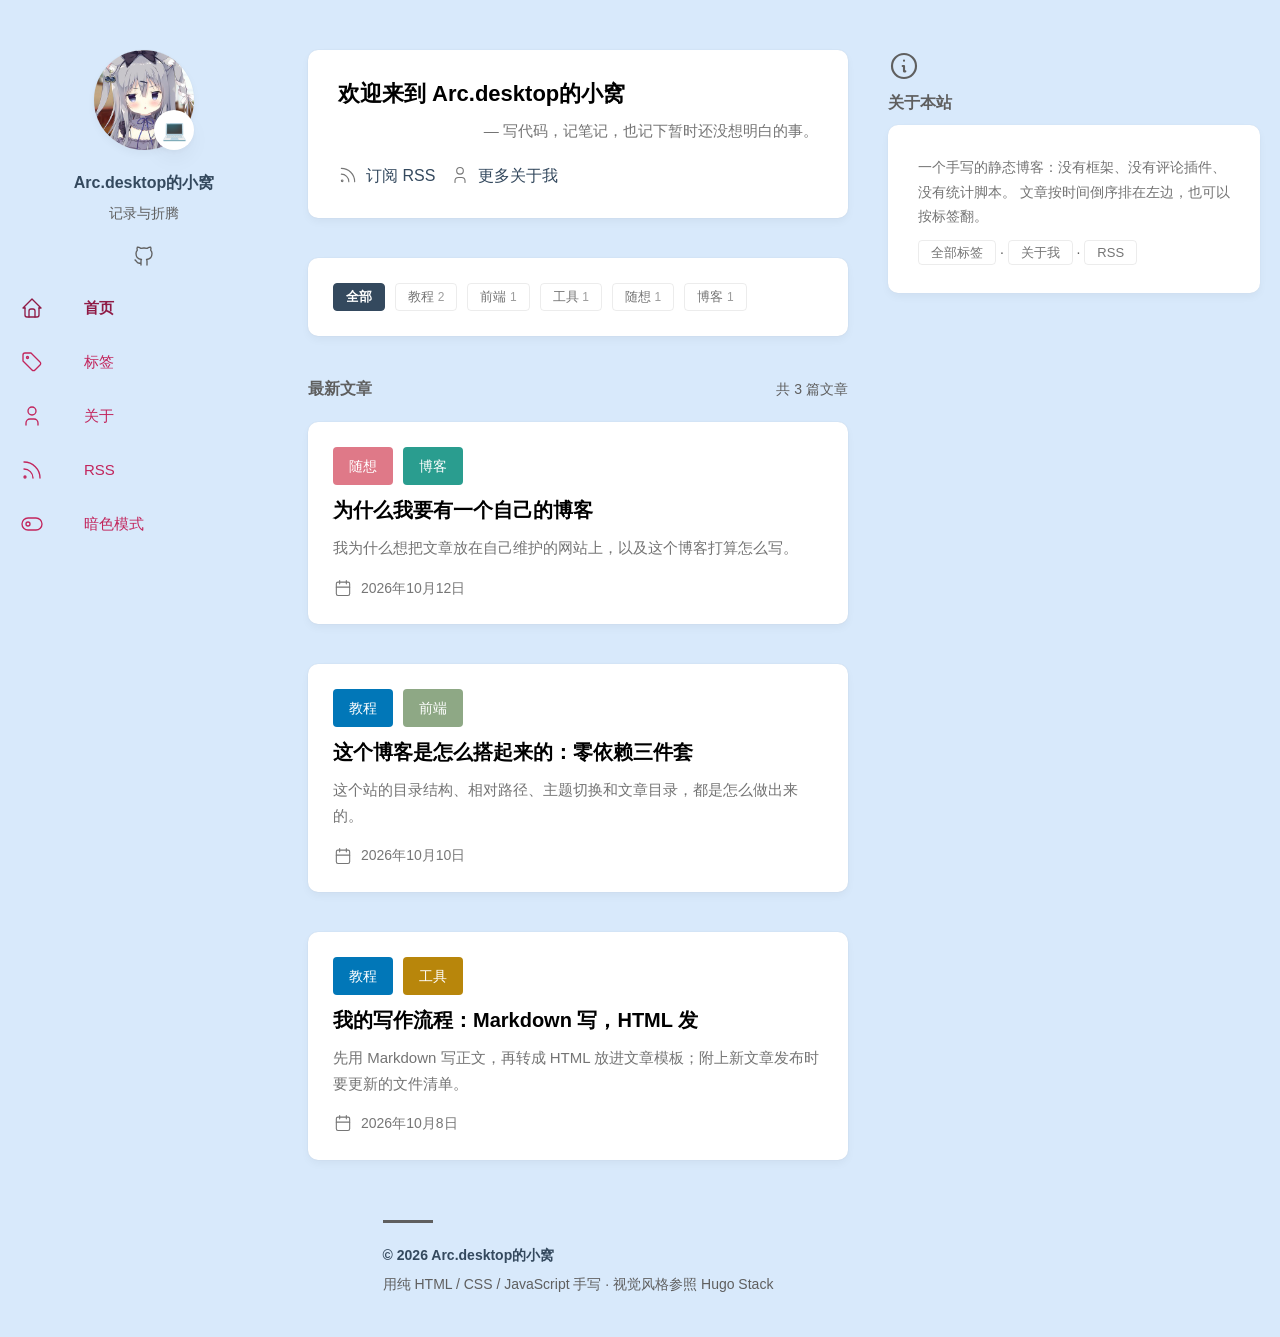
<file: index.html>
<!DOCTYPE html>
<html lang="zh-CN" data-theme="light">
<head>
<meta charset="utf-8">
<meta name="viewport" content="width=device-width, initial-scale=1">
<script>
  (function () {
    try {
      var saved = localStorage.getItem("blog-theme");
      var theme = (saved === "light" || saved === "dark")
        ? saved
        : (window.matchMedia("(prefers-color-scheme: dark)").matches ? "dark" : "light");
      document.documentElement.setAttribute("data-theme", theme);
    } catch (e) {}
  })();
</script>

<title>Arc.desktop的小窝 · 记录与折腾</title>
<meta name="description" content="用 HTML、CSS 和 JavaScript 搭起来的小站，写代码，也记些还没想明白的事。">
<link rel="canonical" href="https://zjz-arc.github.io/personal-blog/">
<meta property="og:type" content="website">
<meta property="og:site_name" content="Arc.desktop的小窝">
<meta property="og:title" content="Arc.desktop的小窝 · 记录与折腾">
<meta property="og:description" content="用 HTML、CSS 和 JavaScript 搭起来的小站，写代码，也记些还没想明白的事。">
<meta property="og:url" content="https://zjz-arc.github.io/personal-blog/">
<meta name="theme-color" content="#d8e9fb" media="(prefers-color-scheme: light)">
<meta name="theme-color" content="#24405e" media="(prefers-color-scheme: dark)">

<link rel="alternate" type="application/rss+xml" title="Arc.desktop的小窝 · RSS" href="feed.xml">
<link rel="icon" type="image/jpeg" href="assets/avatar.jpg">
<link rel="stylesheet" href="assets/style.css">
</head>
<body class="list-page">
<a class="skip-link" href="#main">跳到正文</a>

<div class="container main-container">

  <aside class="sidebar left-sidebar sticky">
    <header>
      <figure class="site-avatar">
        <a href="index.html"><img src="assets/avatar.jpg" class="site-logo" width="320" height="320" alt="站点头像"></a>
        <span class="emoji">💻</span>
      </figure>
      <div class="site-meta">
        <div class="site-name"><a href="index.html">Arc.desktop的小窝</a></div>
        <div class="site-description">记录与折腾</div>
      </div>
    </header>

    <ol class="menu-social">
      <li><a href="https://github.com/ZJZ-Arc" target="_blank" rel="me" title="GitHub"><svg class="icon" viewBox="0 0 24 24" aria-hidden="true"><path d="M9 19c-4.3 1.4-4.3-2.5-6-3m12 5v-3.5c0-1 .1-1.4-.5-2 2.8-.3 5.5-1.4 5.5-6a4.6 4.6 0 0 0-1.3-3.2 4.2 4.2 0 0 0-.1-3.2s-1.1-.3-3.5 1.3a12.3 12.3 0 0 0-6.2 0C6.5 2.8 5.4 3.1 5.4 3.1a4.2 4.2 0 0 0-.1 3.2A4.6 4.6 0 0 0 4 9.5c0 4.6 2.7 5.7 5.5 6-.6.6-.6 1.2-.5 2V21"/></svg></a></li>
    </ol>

    <nav class="menu" id="main-menu" aria-label="主导航">
      <ul>
        <li><a href="index.html" aria-current="page"><svg class="icon" viewBox="0 0 24 24" aria-hidden="true"><path d="M5 12H3l9-9 9 9h-2"/><path d="M5 12v7a2 2 0 0 0 2 2h10a2 2 0 0 0 2-2v-7"/><path d="M9 21v-6a2 2 0 0 1 2-2h2a2 2 0 0 1 2 2v6"/></svg><span>首页</span></a></li>
        <li><a href="tags.html"><svg class="icon" viewBox="0 0 24 24" aria-hidden="true"><path d="M11 3H5a2 2 0 0 0-2 2v6l9 9a2 2 0 0 0 3 0l5-5a2 2 0 0 0 0-3z"/><circle cx="7.5" cy="7.5" r="1"/></svg><span>标签</span></a></li>
        <li><a href="about.html"><svg class="icon" viewBox="0 0 24 24" aria-hidden="true"><circle cx="12" cy="7" r="4"/><path d="M6 21v-2a4 4 0 0 1 4-4h4a4 4 0 0 1 4 4v2"/></svg><span>关于</span></a></li>
        <li><a href="feed.xml"><svg class="icon" viewBox="0 0 24 24" aria-hidden="true"><circle cx="5" cy="19" r="1"/><path d="M4 4a16 16 0 0 1 16 16"/><path d="M4 11a9 9 0 0 1 9 9"/></svg><span>RSS</span></a></li>
      </ul>
      <ul>
        <li class="menu-bottom-section">
          <button type="button" id="dark-mode-toggle" data-theme-toggle aria-label="切换主题">
            <svg class="icon icon-toggle-left" viewBox="0 0 24 24" aria-hidden="true"><circle cx="8" cy="12" r="2"/><rect x="2" y="6" width="20" height="12" rx="6"/></svg>
            <svg class="icon icon-toggle-right" viewBox="0 0 24 24" aria-hidden="true"><circle cx="16" cy="12" r="2"/><rect x="2" y="6" width="20" height="12" rx="6"/></svg>
            <span>暗色模式</span>
          </button>
        </li>
      </ul>
    </nav>
  </aside>

  <main class="main" id="main">

    <!-- ===== 站点简介（换成你自己的话） ===== -->
    <article class="main-article">
      <header class="article-header">
        <div class="article-details">
          <h1 class="article-title">欢迎来到 Arc.desktop的小窝</h1>
          <p class="article-subtitle home-intro-subtitle">
            — 写代码，记笔记，也记下暂时还没想明白的事。
          </p>
          <footer class="article-time">
            <div><svg class="icon" viewBox="0 0 24 24" aria-hidden="true"><circle cx="5" cy="19" r="1"/><path d="M4 4a16 16 0 0 1 16 16"/><path d="M4 11a9 9 0 0 1 9 9"/></svg><a href="feed.xml">订阅 RSS</a></div>
            <div><svg class="icon" viewBox="0 0 24 24" aria-hidden="true"><circle cx="12" cy="7" r="4"/><path d="M6 21v-2a4 4 0 0 1 4-4h4a4 4 0 0 1 4 4v2"/></svg><a href="about.html">更多关于我</a></div>
          </footer>
        </div>
      </header>
      <div class="article-footer"></div>
    </article>

    <!-- ===== 标签筛选 ===== -->
    <div class="tagbar" role="group" aria-label="按标签筛选">
      <button class="tag" type="button" data-tag="" aria-pressed="true">全部</button>
      <button class="tag" type="button" data-tag="教程" aria-pressed="false">教程 <span class="count">2</span></button>
      <button class="tag" type="button" data-tag="前端" aria-pressed="false">前端 <span class="count">1</span></button>
      <button class="tag" type="button" data-tag="工具" aria-pressed="false">工具 <span class="count">1</span></button>
      <button class="tag" type="button" data-tag="随想" aria-pressed="false">随想 <span class="count">1</span></button>
      <button class="tag" type="button" data-tag="博客" aria-pressed="false">博客 <span class="count">1</span></button>
    </div>

    <div>
      <div class="list-header">
        <h2 class="section-title">最新文章</h2>
        <!-- aria-live 让读屏软件念出筛选结果变化 -->
        <span class="hint" data-filter-status aria-live="polite">共 3 篇文章</span>
      </div>
      <p class="hint" style="margin:-10px 0 16px;font-size:1.4rem">
        <a class="link" href="index.html" data-clear-filter hidden>清除筛选</a>
      </p>

      <!-- ===== 文章列表：新增文章就在这里加一个 <li> ===== -->
      <ul class="article-list" data-post-list>

        <li class="post-item" data-tags="随想 博客">
          <a class="post-card" href="posts/hello-world.html">
            <div class="article-details">
              <header class="article-category">
                <span class="chip" style="background-color:#df7988;color:#fff">随想</span>
                <span class="chip" style="background-color:#2a9d8f;color:#fff">博客</span>
              </header>
              <h2 class="article-title">为什么我要有一个自己的博客</h2>
              <p class="article-summary">
                我为什么想把文章放在自己维护的网站上，以及这个博客打算怎么写。
              </p>
              <footer class="article-time">
                <div><svg class="icon" viewBox="0 0 24 24" aria-hidden="true"><rect x="4" y="5" width="16" height="16" rx="2"/><path d="M16 3v4M8 3v4M4 11h16"/></svg><time datetime="2026-10-12">2026年10月12日</time></div>
              </footer>
            </div>
          </a>
        </li>

        <li class="post-item" data-tags="教程 前端">
          <a class="post-card" href="posts/how-this-blog-works.html">
            <div class="article-details">
              <header class="article-category">
                <span class="chip" style="background-color:#0177b8;color:#fff">教程</span>
                <span class="chip" style="background-color:#8ea885;color:#fff">前端</span>
              </header>
              <h2 class="article-title">这个博客是怎么搭起来的：零依赖三件套</h2>
              <p class="article-summary">
                这个站的目录结构、相对路径、主题切换和文章目录，都是怎么做出来的。
              </p>
              <footer class="article-time">
                <div><svg class="icon" viewBox="0 0 24 24" aria-hidden="true"><rect x="4" y="5" width="16" height="16" rx="2"/><path d="M16 3v4M8 3v4M4 11h16"/></svg><time datetime="2026-10-10">2026年10月10日</time></div>
              </footer>
            </div>
          </a>
        </li>

        <li class="post-item" data-tags="教程 工具">
          <a class="post-card" href="posts/writing-workflow.html">
            <div class="article-details">
              <header class="article-category">
                <span class="chip" style="background-color:#0177b8;color:#fff">教程</span>
                <span class="chip" style="background-color:#b8860b;color:#fff">工具</span>
              </header>
              <h2 class="article-title">我的写作流程：Markdown 写，HTML 发</h2>
              <p class="article-summary">
                先用 Markdown 写正文，再转成 HTML 放进文章模板；附上新文章发布时要更新的文件清单。
              </p>
              <footer class="article-time">
                <div><svg class="icon" viewBox="0 0 24 24" aria-hidden="true"><rect x="4" y="5" width="16" height="16" rx="2"/><path d="M16 3v4M8 3v4M4 11h16"/></svg><time datetime="2026-10-08">2026年10月8日</time></div>
              </footer>
            </div>
          </a>
        </li>

      </ul>

      <p class="empty-state" data-empty-state hidden>这个标签下还没有文章。</p>
    </div>

    <footer class="site-footer">
      <section class="copyright">© 2026 Arc.desktop的小窝</section>
      <section class="powerby">
        用纯 HTML / CSS / JavaScript 手写 · 视觉风格参照
        <a href="https://github.com/CaiJimmy/hugo-theme-stack" target="_blank" rel="noopener">Hugo Stack</a>
      </section>
    </footer>
  </main>

  <aside class="sidebar right-sidebar sticky">
    <section class="widget">
      <div class="widget-icon"><svg class="icon" viewBox="0 0 24 24" aria-hidden="true"><circle cx="12" cy="12" r="9"/><path d="M12 8h.01M11 12h1v4h1"/></svg></div>
      <h2 class="widget-title section-title">关于本站</h2>
      <div class="tagCloud-tags" style="display:block">
        <p style="margin:0 0 12px;font-size:1.4rem;line-height:1.75;color:var(--card-text-color-secondary)">
          一个手写的静态博客：没有框架、没有评论插件、没有统计脚本。
          文章按时间倒序排在左边，也可以按标签翻。
        </p>
        <p style="margin:0;font-size:1.4rem">
          <a href="tags.html">全部标签</a> ·
          <a href="about.html">关于我</a> ·
          <a href="feed.xml">RSS</a>
        </p>
      </div>
    </section>
  </aside>

</div>

<script src="assets/main.js"></script>
</body>
</html>
</file>
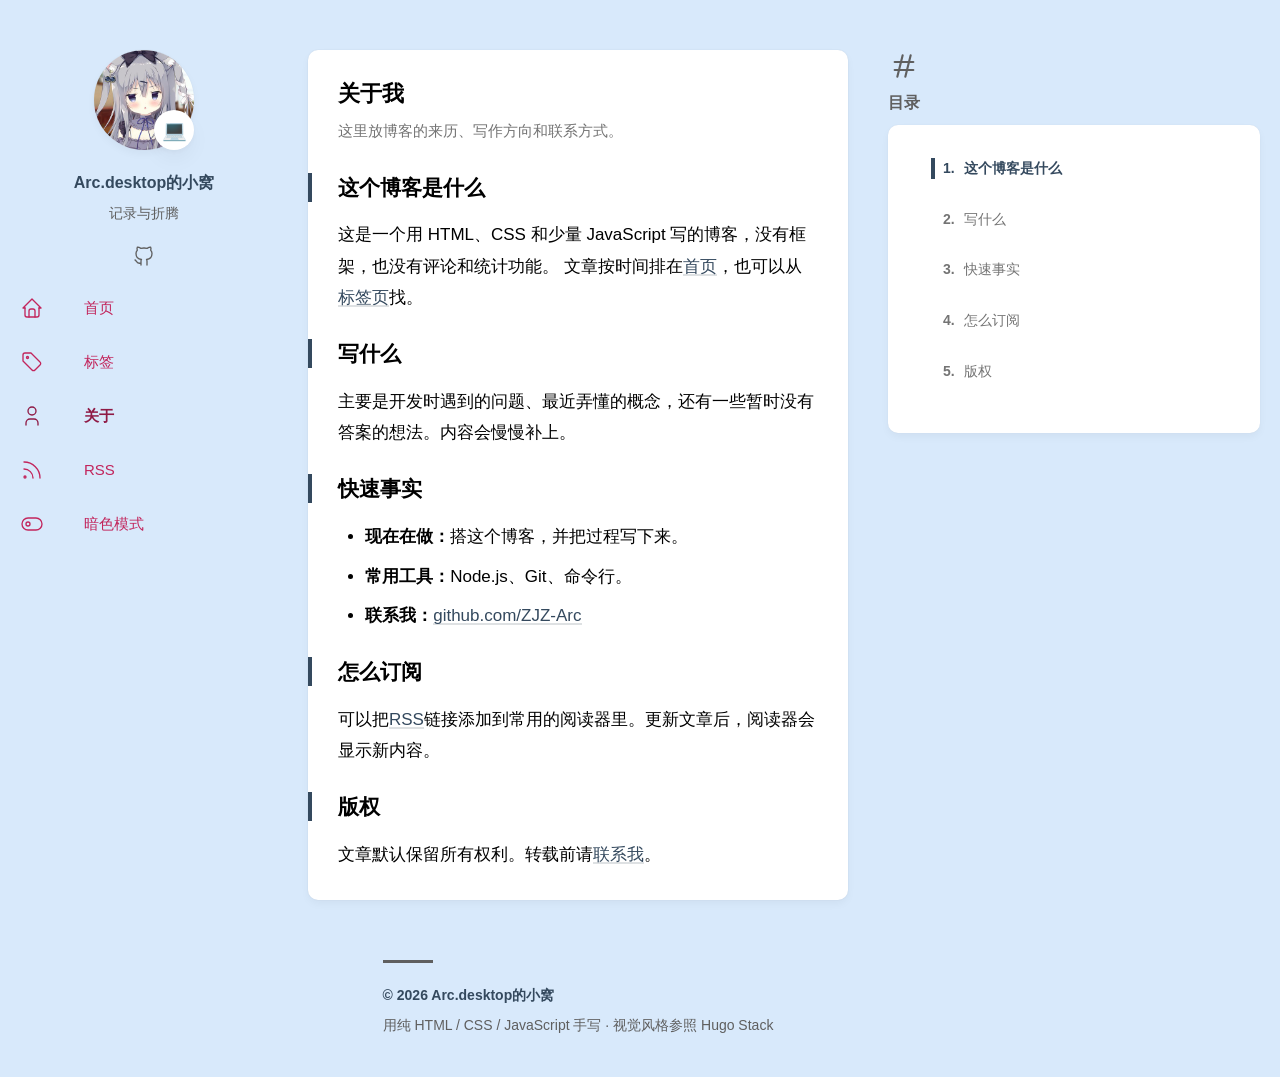
<file: about.html>
<!DOCTYPE html>
<html lang="zh-CN" data-theme="light">
<head>
<meta charset="utf-8">
<meta name="viewport" content="width=device-width, initial-scale=1">
<script>
  (function () {
    try {
      var saved = localStorage.getItem("blog-theme");
      var theme = (saved === "light" || saved === "dark")
        ? saved
        : (window.matchMedia("(prefers-color-scheme: dark)").matches ? "dark" : "light");
      document.documentElement.setAttribute("data-theme", theme);
    } catch (e) {}
  })();
</script>

<title>关于我 · Arc.desktop的小窝</title>
<meta name="description" content="博客的写作方向、订阅方式和联系方式。">
<link rel="canonical" href="https://zjz-arc.github.io/personal-blog/about.html">
<meta property="og:type" content="profile">
<meta property="og:title" content="关于我">
<meta property="og:description" content="博客的写作方向和联系方式。">
<meta property="og:url" content="https://zjz-arc.github.io/personal-blog/about.html">
<meta name="theme-color" content="#d8e9fb" media="(prefers-color-scheme: light)">
<meta name="theme-color" content="#24405e" media="(prefers-color-scheme: dark)">

<link rel="alternate" type="application/rss+xml" title="Arc.desktop的小窝 · RSS" href="feed.xml">
<link rel="icon" type="image/jpeg" href="assets/avatar.jpg">
<link rel="stylesheet" href="assets/style.css">
</head>
<body class="article-page">
<a class="skip-link" href="#main">跳到正文</a>

<div class="container main-container">

  <aside class="sidebar left-sidebar sticky">
    <header>
      <figure class="site-avatar">
        <a href="index.html"><img src="assets/avatar.jpg" class="site-logo" width="320" height="320" alt="站点头像"></a>
        <span class="emoji">💻</span>
      </figure>
      <div class="site-meta">
        <div class="site-name"><a href="index.html">Arc.desktop的小窝</a></div>
        <div class="site-description">记录与折腾</div>
      </div>
    </header>

    <ol class="menu-social">
      <li><a href="https://github.com/ZJZ-Arc" target="_blank" rel="me" title="GitHub"><svg class="icon" viewBox="0 0 24 24" aria-hidden="true"><path d="M9 19c-4.3 1.4-4.3-2.5-6-3m12 5v-3.5c0-1 .1-1.4-.5-2 2.8-.3 5.5-1.4 5.5-6a4.6 4.6 0 0 0-1.3-3.2 4.2 4.2 0 0 0-.1-3.2s-1.1-.3-3.5 1.3a12.3 12.3 0 0 0-6.2 0C6.5 2.8 5.4 3.1 5.4 3.1a4.2 4.2 0 0 0-.1 3.2A4.6 4.6 0 0 0 4 9.5c0 4.6 2.7 5.7 5.5 6-.6.6-.6 1.2-.5 2V21"/></svg></a></li>
    </ol>

    <nav class="menu" id="main-menu" aria-label="主导航">
      <ul>
        <li><a href="index.html"><svg class="icon" viewBox="0 0 24 24" aria-hidden="true"><path d="M5 12H3l9-9 9 9h-2"/><path d="M5 12v7a2 2 0 0 0 2 2h10a2 2 0 0 0 2-2v-7"/><path d="M9 21v-6a2 2 0 0 1 2-2h2a2 2 0 0 1 2 2v6"/></svg><span>首页</span></a></li>
        <li><a href="tags.html"><svg class="icon" viewBox="0 0 24 24" aria-hidden="true"><path d="M11 3H5a2 2 0 0 0-2 2v6l9 9a2 2 0 0 0 3 0l5-5a2 2 0 0 0 0-3z"/><circle cx="7.5" cy="7.5" r="1"/></svg><span>标签</span></a></li>
        <li><a href="about.html" aria-current="page"><svg class="icon" viewBox="0 0 24 24" aria-hidden="true"><circle cx="12" cy="7" r="4"/><path d="M6 21v-2a4 4 0 0 1 4-4h4a4 4 0 0 1 4 4v2"/></svg><span>关于</span></a></li>
        <li><a href="feed.xml"><svg class="icon" viewBox="0 0 24 24" aria-hidden="true"><circle cx="5" cy="19" r="1"/><path d="M4 4a16 16 0 0 1 16 16"/><path d="M4 11a9 9 0 0 1 9 9"/></svg><span>RSS</span></a></li>
      </ul>
      <ul>
        <li class="menu-bottom-section">
          <button type="button" id="dark-mode-toggle" data-theme-toggle aria-label="切换主题">
            <svg class="icon icon-toggle-left" viewBox="0 0 24 24" aria-hidden="true"><circle cx="8" cy="12" r="2"/><rect x="2" y="6" width="20" height="12" rx="6"/></svg>
            <svg class="icon icon-toggle-right" viewBox="0 0 24 24" aria-hidden="true"><circle cx="16" cy="12" r="2"/><rect x="2" y="6" width="20" height="12" rx="6"/></svg>
            <span>暗色模式</span>
          </button>
        </li>
      </ul>
    </nav>
  </aside>

  <main class="main" id="main">
    <article class="main-article">
      <header class="article-header">
        <div class="article-details">
          <h1 class="article-title">关于我</h1>
          <p class="article-subtitle">这里放博客的来历、写作方向和联系方式。</p>
        </div>
      </header>

      <div class="article-content">
        <h2>这个博客是什么</h2>
        <p>
          这是一个用 HTML、CSS 和少量 JavaScript 写的博客，没有框架，也没有评论和统计功能。
          文章按时间排在<a class="link" href="index.html">首页</a>，也可以从<a class="link" href="tags.html">标签页</a>找。
        </p>

        <h2>写什么</h2>
        <p>
          主要是开发时遇到的问题、最近弄懂的概念，还有一些暂时没有答案的想法。内容会慢慢补上。
        </p>

        <h2>快速事实</h2>
        <ul>
          <li><strong>现在在做：</strong>搭这个博客，并把过程写下来。</li>
          <li><strong>常用工具：</strong>Node.js、Git、命令行。</li>
          <li><strong>联系我：</strong><a class="link" href="https://github.com/ZJZ-Arc" target="_blank" rel="noopener">github.com/ZJZ-Arc</a></li>
        </ul>

        <h2>怎么订阅</h2>
        <p>
          可以把<a class="link" href="feed.xml">RSS</a>链接添加到常用的阅读器里。更新文章后，阅读器会显示新内容。
        </p>

        <h2>版权</h2>
        <p>
          文章默认保留所有权利。转载前请<a class="link" href="https://github.com/ZJZ-Arc" target="_blank" rel="noopener">联系我</a>。
        </p>
      </div>
    </article>

    <footer class="site-footer">
      <section class="copyright">© 2026 Arc.desktop的小窝</section>
      <section class="powerby">
        用纯 HTML / CSS / JavaScript 手写 · 视觉风格参照
        <a href="https://github.com/CaiJimmy/hugo-theme-stack" target="_blank" rel="noopener">Hugo Stack</a>
      </section>
    </footer>
  </main>

  <aside class="sidebar right-sidebar sticky">
    <section class="widget archives" data-toc-widget>
      <div class="widget-icon"><svg class="icon" viewBox="0 0 24 24" aria-hidden="true"><line x1="5" y1="9" x2="19" y2="9"/><line x1="5" y1="15" x2="19" y2="15"/><line x1="11" y1="4" x2="7" y2="20"/><line x1="17" y1="4" x2="13" y2="20"/></svg></div>
      <h2 class="widget-title section-title">目录</h2>
      <div class="widget--toc"><nav id="TableOfContents" data-toc aria-label="本页目录"></nav></div>
    </section>
  </aside>

</div>

<script src="assets/main.js"></script>
</body>
</html>
</file>
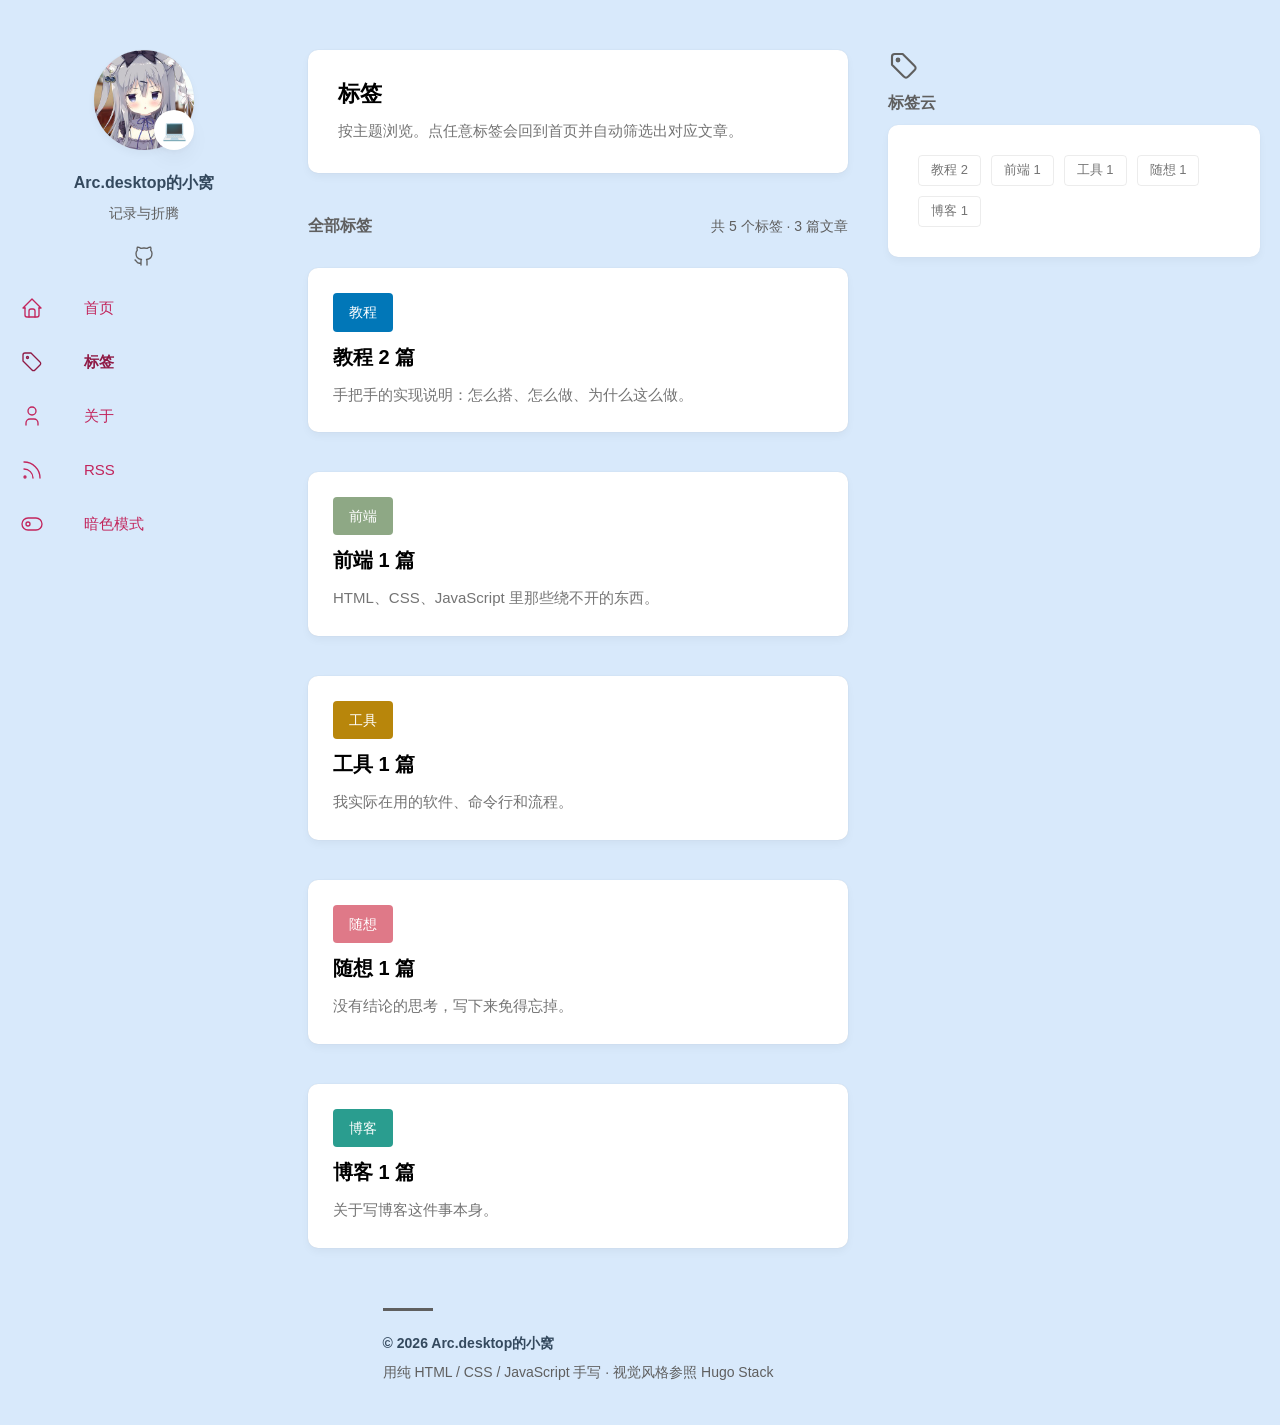
<file: tags.html>
<!DOCTYPE html>
<html lang="zh-CN" data-theme="light">
<head>
<meta charset="utf-8">
<meta name="viewport" content="width=device-width, initial-scale=1">
<script>
  (function () {
    try {
      var saved = localStorage.getItem("blog-theme");
      var theme = (saved === "light" || saved === "dark")
        ? saved
        : (window.matchMedia("(prefers-color-scheme: dark)").matches ? "dark" : "light");
      document.documentElement.setAttribute("data-theme", theme);
    } catch (e) {}
  })();
</script>

<title>标签 · Arc.desktop的小窝</title>
<meta name="description" content="按标签浏览全部文章：教程、前端、工具、随想、博客。">
<link rel="canonical" href="https://zjz-arc.github.io/personal-blog/tags.html">
<meta property="og:type" content="website">
<meta property="og:title" content="标签 · Arc.desktop的小窝">
<meta property="og:description" content="按标签浏览全部文章。">
<meta property="og:url" content="https://zjz-arc.github.io/personal-blog/tags.html">
<meta name="theme-color" content="#d8e9fb" media="(prefers-color-scheme: light)">
<meta name="theme-color" content="#24405e" media="(prefers-color-scheme: dark)">

<link rel="alternate" type="application/rss+xml" title="Arc.desktop的小窝 · RSS" href="feed.xml">
<link rel="icon" type="image/jpeg" href="assets/avatar.jpg">
<link rel="stylesheet" href="assets/style.css">
</head>
<body class="list-page">
<a class="skip-link" href="#main">跳到正文</a>

<div class="container main-container">

  <aside class="sidebar left-sidebar sticky">
    <header>
      <figure class="site-avatar">
        <a href="index.html"><img src="assets/avatar.jpg" class="site-logo" width="320" height="320" alt="站点头像"></a>
        <span class="emoji">💻</span>
      </figure>
      <div class="site-meta">
        <div class="site-name"><a href="index.html">Arc.desktop的小窝</a></div>
        <div class="site-description">记录与折腾</div>
      </div>
    </header>

    <ol class="menu-social">
      <li><a href="https://github.com/ZJZ-Arc" target="_blank" rel="me" title="GitHub"><svg class="icon" viewBox="0 0 24 24" aria-hidden="true"><path d="M9 19c-4.3 1.4-4.3-2.5-6-3m12 5v-3.5c0-1 .1-1.4-.5-2 2.8-.3 5.5-1.4 5.5-6a4.6 4.6 0 0 0-1.3-3.2 4.2 4.2 0 0 0-.1-3.2s-1.1-.3-3.5 1.3a12.3 12.3 0 0 0-6.2 0C6.5 2.8 5.4 3.1 5.4 3.1a4.2 4.2 0 0 0-.1 3.2A4.6 4.6 0 0 0 4 9.5c0 4.6 2.7 5.7 5.5 6-.6.6-.6 1.2-.5 2V21"/></svg></a></li>
    </ol>

    <nav class="menu" id="main-menu" aria-label="主导航">
      <ul>
        <li><a href="index.html"><svg class="icon" viewBox="0 0 24 24" aria-hidden="true"><path d="M5 12H3l9-9 9 9h-2"/><path d="M5 12v7a2 2 0 0 0 2 2h10a2 2 0 0 0 2-2v-7"/><path d="M9 21v-6a2 2 0 0 1 2-2h2a2 2 0 0 1 2 2v6"/></svg><span>首页</span></a></li>
        <li><a href="tags.html" aria-current="page"><svg class="icon" viewBox="0 0 24 24" aria-hidden="true"><path d="M11 3H5a2 2 0 0 0-2 2v6l9 9a2 2 0 0 0 3 0l5-5a2 2 0 0 0 0-3z"/><circle cx="7.5" cy="7.5" r="1"/></svg><span>标签</span></a></li>
        <li><a href="about.html"><svg class="icon" viewBox="0 0 24 24" aria-hidden="true"><circle cx="12" cy="7" r="4"/><path d="M6 21v-2a4 4 0 0 1 4-4h4a4 4 0 0 1 4 4v2"/></svg><span>关于</span></a></li>
        <li><a href="feed.xml"><svg class="icon" viewBox="0 0 24 24" aria-hidden="true"><circle cx="5" cy="19" r="1"/><path d="M4 4a16 16 0 0 1 16 16"/><path d="M4 11a9 9 0 0 1 9 9"/></svg><span>RSS</span></a></li>
      </ul>
      <ul>
        <li class="menu-bottom-section">
          <button type="button" id="dark-mode-toggle" data-theme-toggle aria-label="切换主题">
            <svg class="icon icon-toggle-left" viewBox="0 0 24 24" aria-hidden="true"><circle cx="8" cy="12" r="2"/><rect x="2" y="6" width="20" height="12" rx="6"/></svg>
            <svg class="icon icon-toggle-right" viewBox="0 0 24 24" aria-hidden="true"><circle cx="16" cy="12" r="2"/><rect x="2" y="6" width="20" height="12" rx="6"/></svg>
            <span>暗色模式</span>
          </button>
        </li>
      </ul>
    </nav>
  </aside>

  <main class="main" id="main">

    <article class="main-article">
      <header class="article-header">
        <div class="article-details">
          <h1 class="article-title">标签</h1>
          <p class="article-subtitle">按主题浏览。点任意标签会回到首页并自动筛选出对应文章。</p>
        </div>
      </header>
      <div class="article-footer"></div>
    </article>

    <!-- 新增标签时在下面加一个卡片，并更新数量 -->
    <div>
      <div class="list-header">
        <h2 class="section-title">全部标签</h2>
        <span class="hint">共 5 个标签 · 3 篇文章</span>
      </div>

      <div class="article-list">
        <article>
          <a class="post-card" href="index.html?tag=教程" style="padding:0">
            <div class="article-details">
              <header class="article-category"><span class="chip" style="background-color:#0177b8;color:#fff">教程</span></header>
              <h2 class="article-title">教程 <span class="count">2 篇</span></h2>
              <p class="article-summary">手把手的实现说明：怎么搭、怎么做、为什么这么做。</p>
            </div>
          </a>
        </article>

        <article>
          <a class="post-card" href="index.html?tag=前端" style="padding:0">
            <div class="article-details">
              <header class="article-category"><span class="chip" style="background-color:#8ea885;color:#fff">前端</span></header>
              <h2 class="article-title">前端 <span class="count">1 篇</span></h2>
              <p class="article-summary">HTML、CSS、JavaScript 里那些绕不开的东西。</p>
            </div>
          </a>
        </article>

        <article>
          <a class="post-card" href="index.html?tag=工具" style="padding:0">
            <div class="article-details">
              <header class="article-category"><span class="chip" style="background-color:#b8860b;color:#fff">工具</span></header>
              <h2 class="article-title">工具 <span class="count">1 篇</span></h2>
              <p class="article-summary">我实际在用的软件、命令行和流程。</p>
            </div>
          </a>
        </article>

        <article>
          <a class="post-card" href="index.html?tag=随想" style="padding:0">
            <div class="article-details">
              <header class="article-category"><span class="chip" style="background-color:#df7988;color:#fff">随想</span></header>
              <h2 class="article-title">随想 <span class="count">1 篇</span></h2>
              <p class="article-summary">没有结论的思考，写下来免得忘掉。</p>
            </div>
          </a>
        </article>

        <article>
          <a class="post-card" href="index.html?tag=博客" style="padding:0">
            <div class="article-details">
              <header class="article-category"><span class="chip" style="background-color:#2a9d8f;color:#fff">博客</span></header>
              <h2 class="article-title">博客 <span class="count">1 篇</span></h2>
              <p class="article-summary">关于写博客这件事本身。</p>
            </div>
          </a>
        </article>
      </div>
    </div>

    <footer class="site-footer">
      <section class="copyright">© 2026 Arc.desktop的小窝</section>
      <section class="powerby">
        用纯 HTML / CSS / JavaScript 手写 · 视觉风格参照
        <a href="https://github.com/CaiJimmy/hugo-theme-stack" target="_blank" rel="noopener">Hugo Stack</a>
      </section>
    </footer>
  </main>

  <aside class="sidebar right-sidebar sticky">
    <section class="widget">
      <div class="widget-icon"><svg class="icon" viewBox="0 0 24 24" aria-hidden="true"><path d="M11 3H5a2 2 0 0 0-2 2v6l9 9a2 2 0 0 0 3 0l5-5a2 2 0 0 0 0-3z"/><circle cx="7.5" cy="7.5" r="1"/></svg></div>
      <h2 class="widget-title section-title">标签云</h2>
      <div class="tagCloud-tags">
        <a href="index.html?tag=教程">教程 <span class="count">2</span></a>
        <a href="index.html?tag=前端">前端 <span class="count">1</span></a>
        <a href="index.html?tag=工具">工具 <span class="count">1</span></a>
        <a href="index.html?tag=随想">随想 <span class="count">1</span></a>
        <a href="index.html?tag=博客">博客 <span class="count">1</span></a>
      </div>
    </section>
  </aside>

</div>

<script src="assets/main.js"></script>
</body>
</html>
</file>
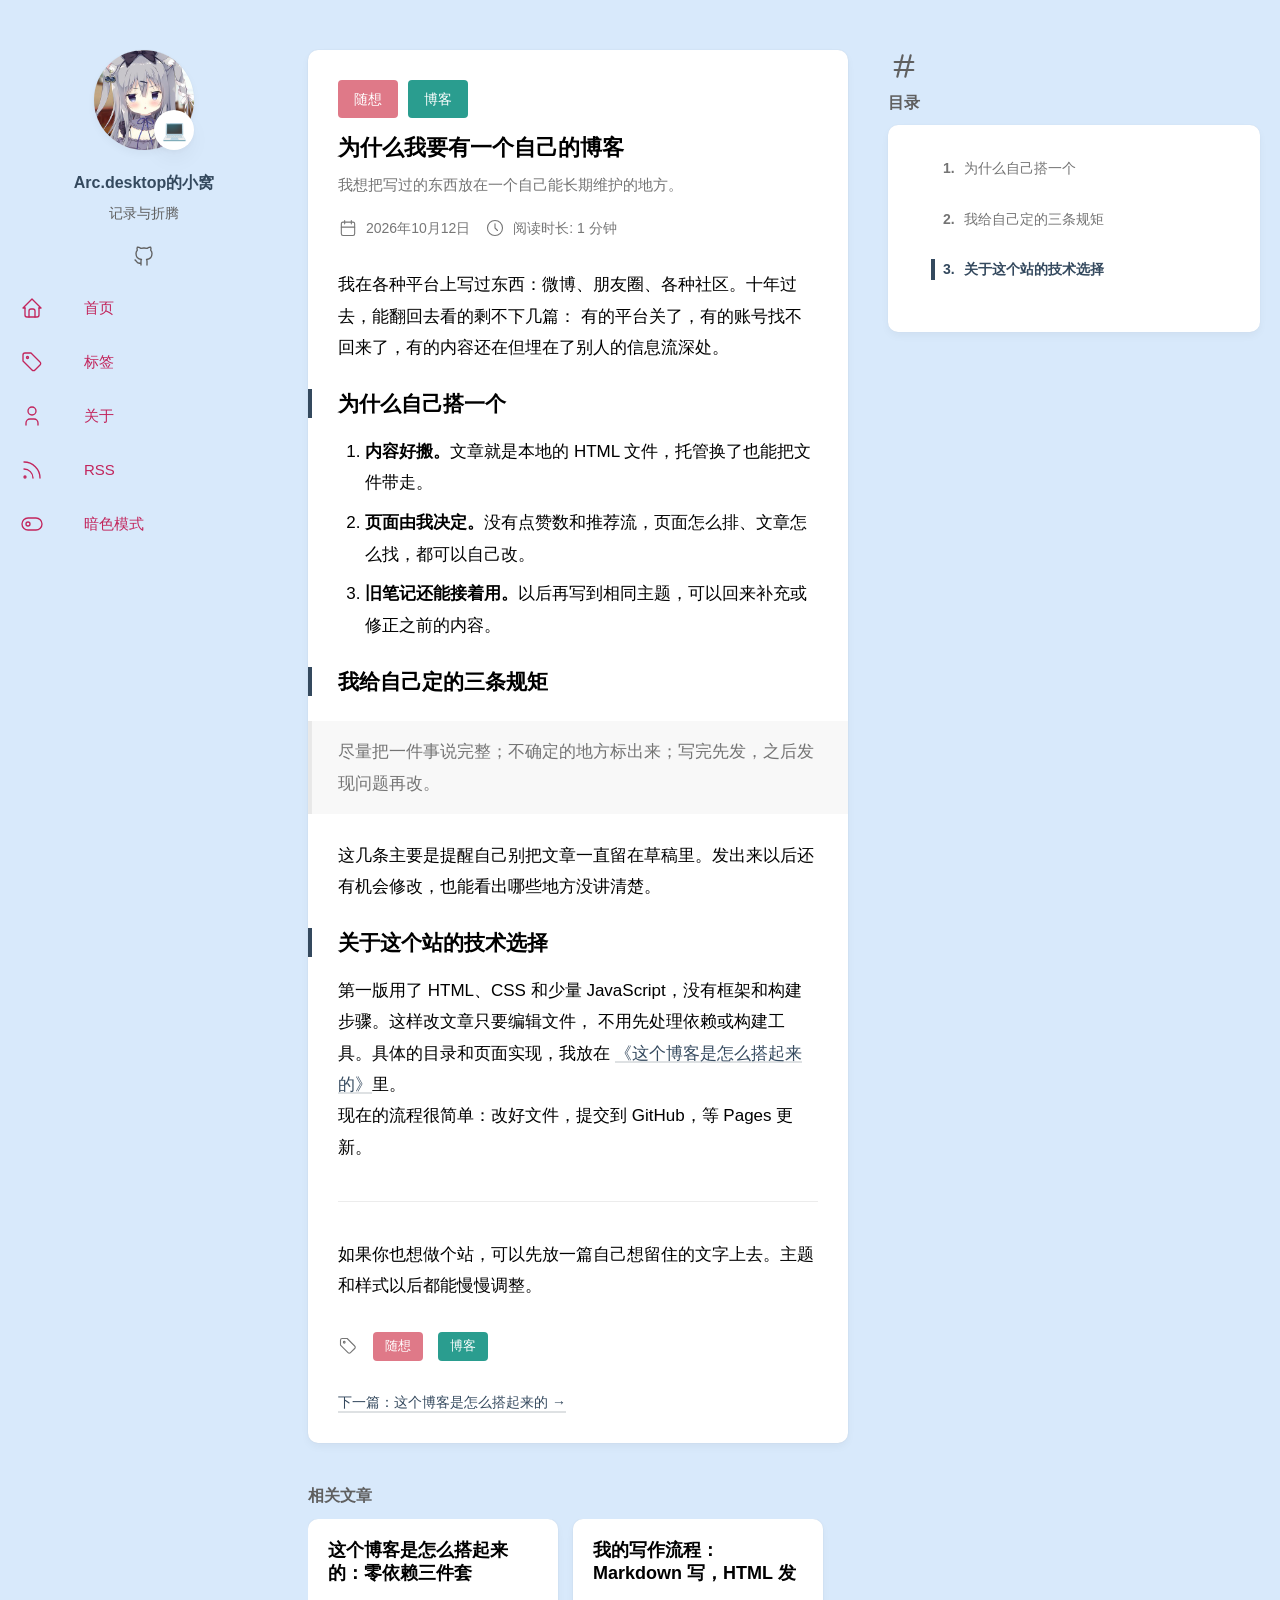
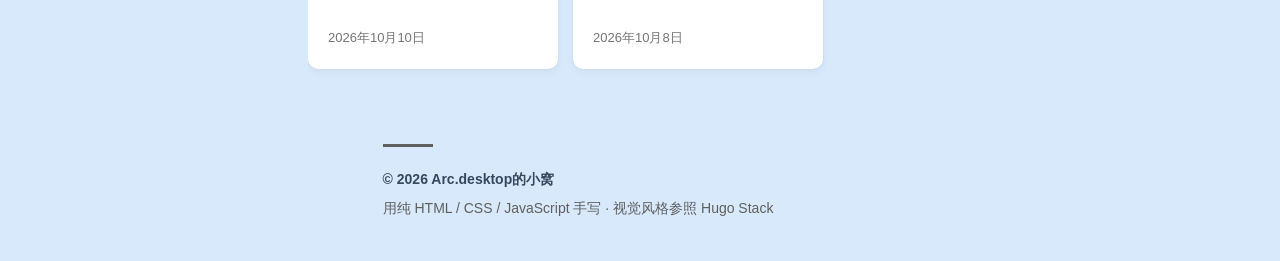
<file: posts/hello-world.html>
<!DOCTYPE html>
<html lang="zh-CN" data-theme="light">
<head>
<meta charset="utf-8">
<meta name="viewport" content="width=device-width, initial-scale=1">
<script>
  (function () {
    try {
      var saved = localStorage.getItem("blog-theme");
      var theme = (saved === "light" || saved === "dark")
        ? saved
        : (window.matchMedia("(prefers-color-scheme: dark)").matches ? "dark" : "light");
      document.documentElement.setAttribute("data-theme", theme);
    } catch (e) {}
  })();
</script>

<title>为什么我要有一个自己的博客 · Arc.desktop的小窝</title>
<meta name="description" content="聊聊为什么想把文章放在自己维护的网站上，以及这个博客的技术选择。">
<link rel="canonical" href="https://zjz-arc.github.io/personal-blog/posts/hello-world.html">
<meta property="og:type" content="article">
<meta property="og:title" content="为什么我要有一个自己的博客">
<meta property="og:description" content="聊聊为什么想把文章放在自己维护的网站上。">
<meta property="og:url" content="https://zjz-arc.github.io/personal-blog/posts/hello-world.html">
<meta property="article:published_time" content="2026-10-12">
<meta name="theme-color" content="#d8e9fb" media="(prefers-color-scheme: light)">
<meta name="theme-color" content="#24405e" media="(prefers-color-scheme: dark)">

<link rel="alternate" type="application/rss+xml" title="Arc.desktop的小窝 · RSS" href="../feed.xml">
<link rel="icon" type="image/jpeg" href="../assets/avatar.jpg">
<link rel="stylesheet" href="../assets/style.css">
</head>
<body class="article-page">
<a class="skip-link" href="#main">跳到正文</a>

<div class="container main-container">

  <aside class="sidebar left-sidebar sticky">
    <header>
      <figure class="site-avatar">
        <a href="../index.html"><img src="../assets/avatar.jpg" class="site-logo" width="320" height="320" alt="站点头像"></a>
        <span class="emoji">💻</span>
      </figure>
      <div class="site-meta">
        <div class="site-name"><a href="../index.html">Arc.desktop的小窝</a></div>
        <div class="site-description">记录与折腾</div>
      </div>
    </header>

    <ol class="menu-social">
      <li><a href="https://github.com/ZJZ-Arc" target="_blank" rel="me" title="GitHub"><svg class="icon" viewBox="0 0 24 24" aria-hidden="true"><path d="M9 19c-4.3 1.4-4.3-2.5-6-3m12 5v-3.5c0-1 .1-1.4-.5-2 2.8-.3 5.5-1.4 5.5-6a4.6 4.6 0 0 0-1.3-3.2 4.2 4.2 0 0 0-.1-3.2s-1.1-.3-3.5 1.3a12.3 12.3 0 0 0-6.2 0C6.5 2.8 5.4 3.1 5.4 3.1a4.2 4.2 0 0 0-.1 3.2A4.6 4.6 0 0 0 4 9.5c0 4.6 2.7 5.7 5.5 6-.6.6-.6 1.2-.5 2V21"/></svg></a></li>
    </ol>

    <nav class="menu" id="main-menu" aria-label="主导航">
      <ul>
        <li><a href="../index.html"><svg class="icon" viewBox="0 0 24 24" aria-hidden="true"><path d="M5 12H3l9-9 9 9h-2"/><path d="M5 12v7a2 2 0 0 0 2 2h10a2 2 0 0 0 2-2v-7"/><path d="M9 21v-6a2 2 0 0 1 2-2h2a2 2 0 0 1 2 2v6"/></svg><span>首页</span></a></li>
        <li><a href="../tags.html"><svg class="icon" viewBox="0 0 24 24" aria-hidden="true"><path d="M11 3H5a2 2 0 0 0-2 2v6l9 9a2 2 0 0 0 3 0l5-5a2 2 0 0 0 0-3z"/><circle cx="7.5" cy="7.5" r="1"/></svg><span>标签</span></a></li>
        <li><a href="../about.html"><svg class="icon" viewBox="0 0 24 24" aria-hidden="true"><circle cx="12" cy="7" r="4"/><path d="M6 21v-2a4 4 0 0 1 4-4h4a4 4 0 0 1 4 4v2"/></svg><span>关于</span></a></li>
        <li><a href="../feed.xml"><svg class="icon" viewBox="0 0 24 24" aria-hidden="true"><circle cx="5" cy="19" r="1"/><path d="M4 4a16 16 0 0 1 16 16"/><path d="M4 11a9 9 0 0 1 9 9"/></svg><span>RSS</span></a></li>
      </ul>
      <ul>
        <li class="menu-bottom-section">
          <button type="button" id="dark-mode-toggle" data-theme-toggle aria-label="切换主题">
            <svg class="icon icon-toggle-left" viewBox="0 0 24 24" aria-hidden="true"><circle cx="8" cy="12" r="2"/><rect x="2" y="6" width="20" height="12" rx="6"/></svg>
            <svg class="icon icon-toggle-right" viewBox="0 0 24 24" aria-hidden="true"><circle cx="16" cy="12" r="2"/><rect x="2" y="6" width="20" height="12" rx="6"/></svg>
            <span>暗色模式</span>
          </button>
        </li>
      </ul>
    </nav>
  </aside>

  <main class="main" id="main">
    <article class="main-article">
      <header class="article-header">
        <div class="article-details">
          <header class="article-category">
            <a class="chip" href="../index.html?tag=随想" style="background-color:#df7988;color:#fff">随想</a>
            <a class="chip" href="../index.html?tag=博客" style="background-color:#2a9d8f;color:#fff">博客</a>
          </header>
          <h1 class="article-title">为什么我要有一个自己的博客</h1>
          <p class="article-subtitle">我想把写过的东西放在一个自己能长期维护的地方。</p>
          <footer class="article-time">
            <div><svg class="icon" viewBox="0 0 24 24" aria-hidden="true"><rect x="4" y="5" width="16" height="16" rx="2"/><path d="M16 3v4M8 3v4M4 11h16"/></svg><time datetime="2026-10-12">2026年10月12日</time></div>
            <div><svg class="icon" viewBox="0 0 24 24" aria-hidden="true"><circle cx="12" cy="12" r="9"/><polyline points="12 7 12 12 15 15"/></svg><span>阅读时长: <span data-reading-time>—</span> 分钟</span></div>
          </footer>
        </div>
      </header>

      <div class="article-content">
        <p>
          我在各种平台上写过东西：微博、朋友圈、各种社区。十年过去，能翻回去看的剩不下几篇：
          有的平台关了，有的账号找不回来了，有的内容还在但埋在了别人的信息流深处。
        </p>

        <h2>为什么自己搭一个</h2>
        <ol>
          <li><strong>内容好搬。</strong>文章就是本地的 HTML 文件，托管换了也能把文件带走。</li>
          <li><strong>页面由我决定。</strong>没有点赞数和推荐流，页面怎么排、文章怎么找，都可以自己改。</li>
          <li><strong>旧笔记还能接着用。</strong>以后再写到相同主题，可以回来补充或修正之前的内容。</li>
        </ol>

        <h2>我给自己定的三条规矩</h2>
        <blockquote>
          尽量把一件事说完整；不确定的地方标出来；写完先发，之后发现问题再改。
        </blockquote>
        <p>
          这几条主要是提醒自己别把文章一直留在草稿里。发出来以后还有机会修改，也能看出哪些地方没讲清楚。
        </p>

        <h2>关于这个站的技术选择</h2>
        <p>
          第一版用了 HTML、CSS 和少量 JavaScript，没有框架和构建步骤。这样改文章只要编辑文件，
          不用先处理依赖或构建工具。具体的目录和页面实现，我放在
          <a class="link" href="how-this-blog-works.html">《这个博客是怎么搭起来的》</a>里。
        </p>
        <p>
          现在的流程很简单：改好文件，提交到 GitHub，等 Pages 更新。
        </p>

        <hr>
        <p>
          如果你也想做个站，可以先放一篇自己想留住的文字上去。主题和样式以后都能慢慢调整。
        </p>
      </div>

      <footer class="article-footer">
        <section class="article-tags">
          <svg class="icon" viewBox="0 0 24 24" aria-hidden="true"><path d="M11 3H5a2 2 0 0 0-2 2v6l9 9a2 2 0 0 0 3 0l5-5a2 2 0 0 0 0-3z"/><circle cx="7.5" cy="7.5" r="1"/></svg>
          <a class="chip" href="../index.html?tag=随想" style="background-color:#df7988;color:#fff">随想</a>
          <a class="chip" href="../index.html?tag=博客" style="background-color:#2a9d8f;color:#fff">博客</a>
        </section>
        <section class="article-nav">
          <a class="link" href="how-this-blog-works.html">下一篇：这个博客是怎么搭起来的 →</a>
        </section>
      </footer>
    </article>

    <aside class="related-content--wrapper">
      <h2 class="section-title">相关文章</h2>
      <div class="related-content">
        <div class="article-list--tile">
          <article class="has-image">
            <a href="how-this-blog-works.html">
              <h2 class="article-title">这个博客是怎么搭起来的：零依赖三件套</h2>
              <time datetime="2026-10-10">2026年10月10日</time>
            </a>
          </article>
          <article class="has-image">
            <a href="writing-workflow.html">
              <h2 class="article-title">我的写作流程：Markdown 写，HTML 发</h2>
              <time datetime="2026-10-08">2026年10月8日</time>
            </a>
          </article>
        </div>
      </div>
    </aside>

    <footer class="site-footer">
      <section class="copyright">© 2026 Arc.desktop的小窝</section>
      <section class="powerby">
        用纯 HTML / CSS / JavaScript 手写 · 视觉风格参照
        <a href="https://github.com/CaiJimmy/hugo-theme-stack" target="_blank" rel="noopener">Hugo Stack</a>
      </section>
    </footer>
  </main>

  <aside class="sidebar right-sidebar sticky">
    <section class="widget archives" data-toc-widget>
      <div class="widget-icon"><svg class="icon" viewBox="0 0 24 24" aria-hidden="true"><line x1="5" y1="9" x2="19" y2="9"/><line x1="5" y1="15" x2="19" y2="15"/><line x1="11" y1="4" x2="7" y2="20"/><line x1="17" y1="4" x2="13" y2="20"/></svg></div>
      <h2 class="widget-title section-title">目录</h2>
      <div class="widget--toc"><nav id="TableOfContents" data-toc aria-label="文章目录"></nav></div>
    </section>
  </aside>

</div>

<script src="../assets/main.js"></script>
</body>
</html>
</file>
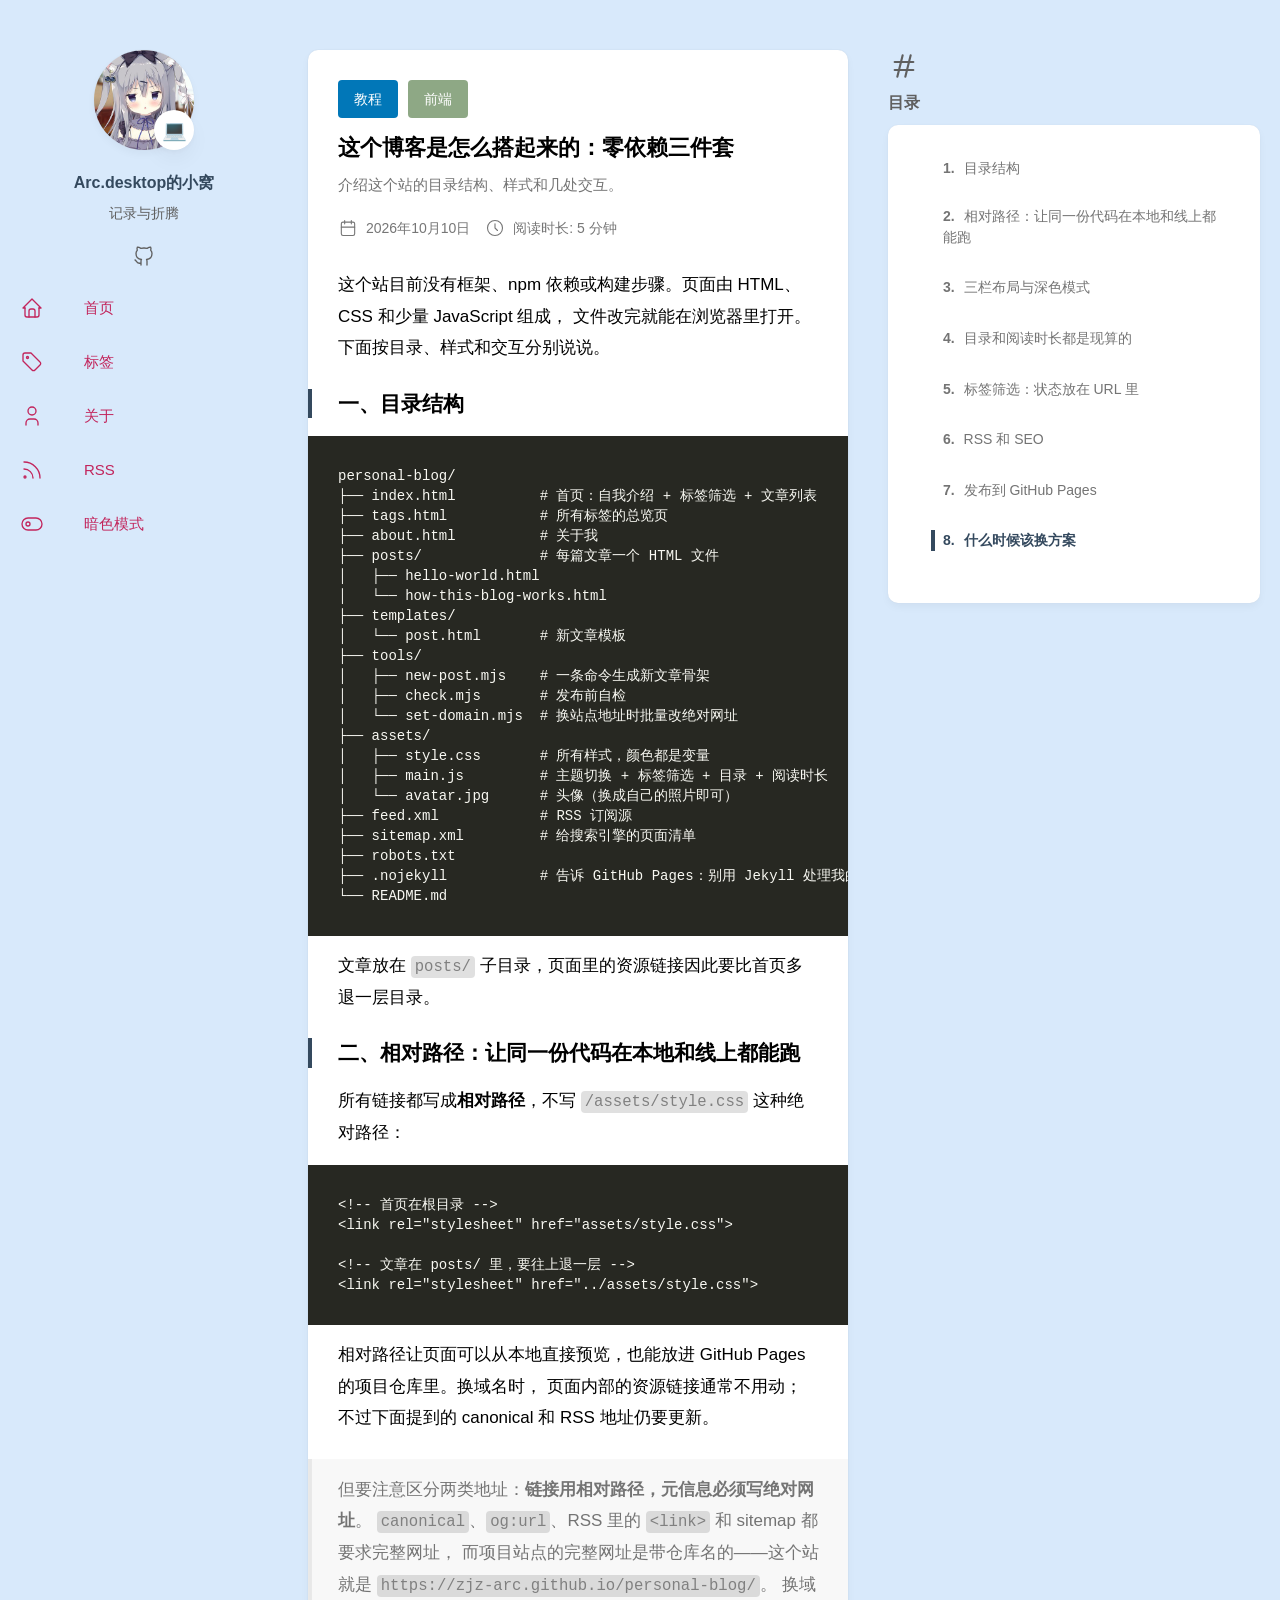
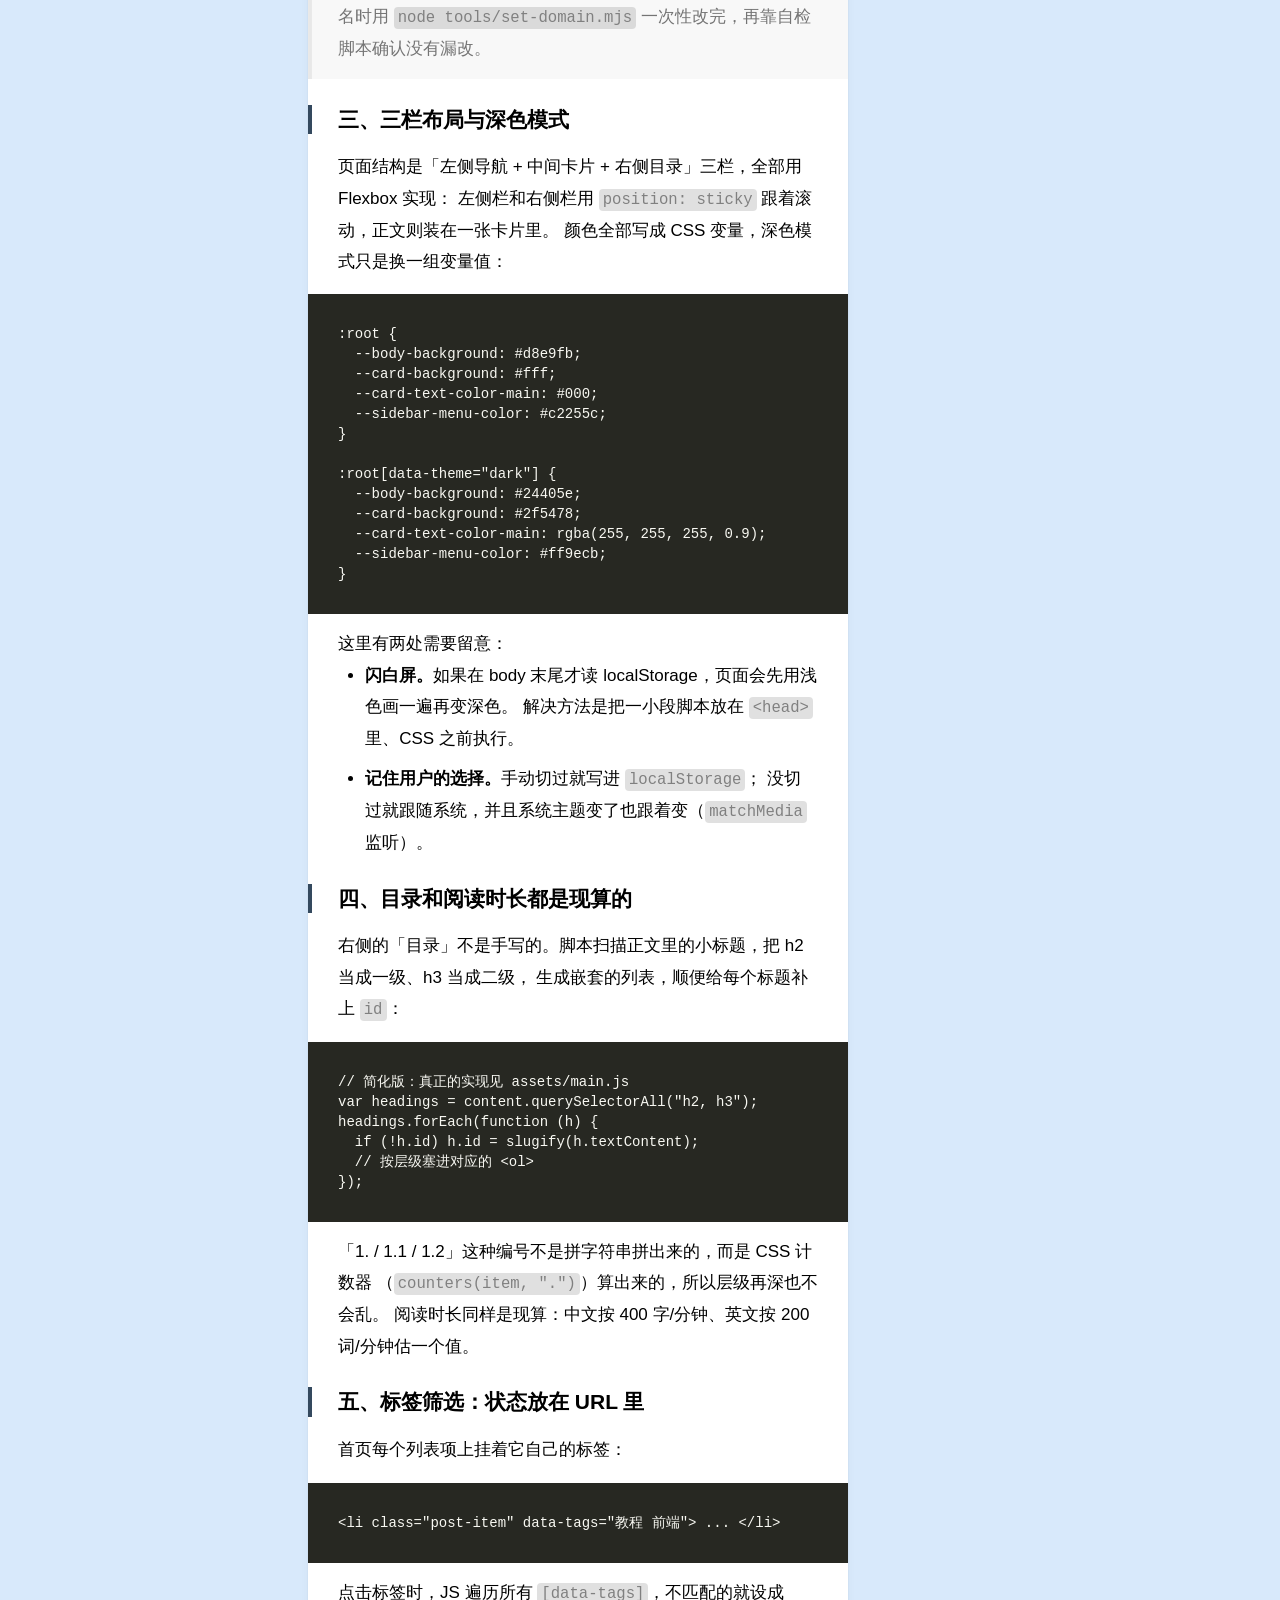
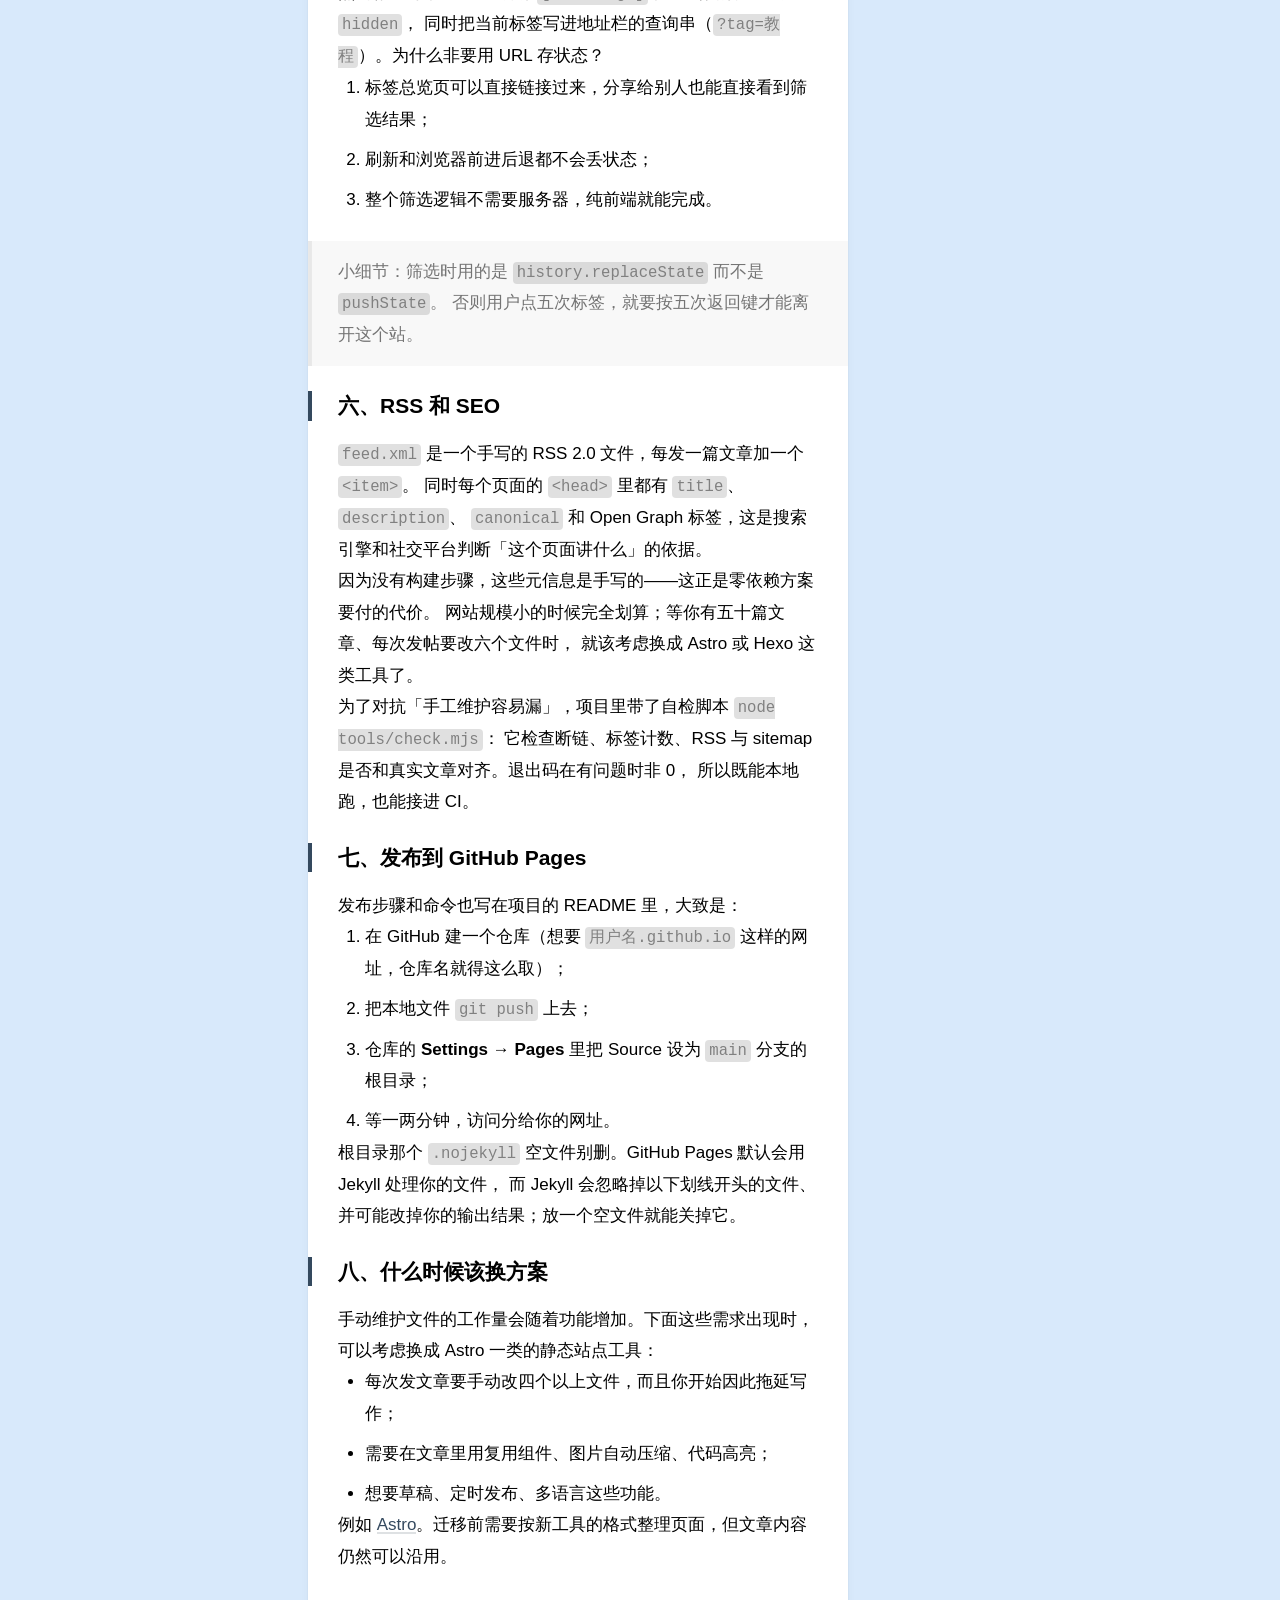
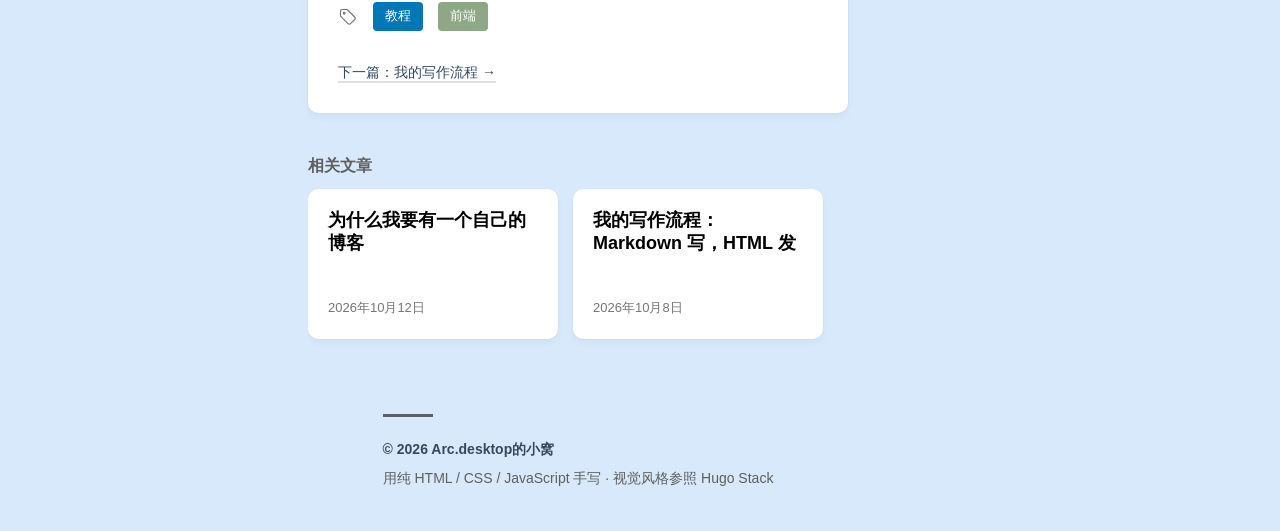
<file: posts/how-this-blog-works.html>
<!DOCTYPE html>
<html lang="zh-CN" data-theme="light">
<head>
<meta charset="utf-8">
<meta name="viewport" content="width=device-width, initial-scale=1">
<script>
  (function () {
    try {
      var saved = localStorage.getItem("blog-theme");
      var theme = (saved === "light" || saved === "dark")
        ? saved
        : (window.matchMedia("(prefers-color-scheme: dark)").matches ? "dark" : "light");
      document.documentElement.setAttribute("data-theme", theme);
    } catch (e) {}
  })();
</script>

<title>这个博客是怎么搭起来的：零依赖三件套 · Arc.desktop的小窝</title>
<meta name="description" content="介绍这个博客的目录结构、相对路径、深色模式、标签筛选、目录和 RSS。">
<link rel="canonical" href="https://zjz-arc.github.io/personal-blog/posts/how-this-blog-works.html">
<meta property="og:type" content="article">
<meta property="og:title" content="这个博客是怎么搭起来的：零依赖三件套">
<meta property="og:description" content="这个博客的目录结构和几处交互实现。">
<meta property="og:url" content="https://zjz-arc.github.io/personal-blog/posts/how-this-blog-works.html">
<meta property="article:published_time" content="2026-10-10">
<meta name="theme-color" content="#d8e9fb" media="(prefers-color-scheme: light)">
<meta name="theme-color" content="#24405e" media="(prefers-color-scheme: dark)">

<link rel="alternate" type="application/rss+xml" title="Arc.desktop的小窝 · RSS" href="../feed.xml">
<link rel="icon" type="image/jpeg" href="../assets/avatar.jpg">
<link rel="stylesheet" href="../assets/style.css">
</head>
<body class="article-page">
<a class="skip-link" href="#main">跳到正文</a>

<div class="container main-container">

  <aside class="sidebar left-sidebar sticky">
    <header>
      <figure class="site-avatar">
        <a href="../index.html"><img src="../assets/avatar.jpg" class="site-logo" width="320" height="320" alt="站点头像"></a>
        <span class="emoji">💻</span>
      </figure>
      <div class="site-meta">
        <div class="site-name"><a href="../index.html">Arc.desktop的小窝</a></div>
        <div class="site-description">记录与折腾</div>
      </div>
    </header>

    <ol class="menu-social">
      <li><a href="https://github.com/ZJZ-Arc" target="_blank" rel="me" title="GitHub"><svg class="icon" viewBox="0 0 24 24" aria-hidden="true"><path d="M9 19c-4.3 1.4-4.3-2.5-6-3m12 5v-3.5c0-1 .1-1.4-.5-2 2.8-.3 5.5-1.4 5.5-6a4.6 4.6 0 0 0-1.3-3.2 4.2 4.2 0 0 0-.1-3.2s-1.1-.3-3.5 1.3a12.3 12.3 0 0 0-6.2 0C6.5 2.8 5.4 3.1 5.4 3.1a4.2 4.2 0 0 0-.1 3.2A4.6 4.6 0 0 0 4 9.5c0 4.6 2.7 5.7 5.5 6-.6.6-.6 1.2-.5 2V21"/></svg></a></li>
    </ol>

    <nav class="menu" id="main-menu" aria-label="主导航">
      <ul>
        <li><a href="../index.html"><svg class="icon" viewBox="0 0 24 24" aria-hidden="true"><path d="M5 12H3l9-9 9 9h-2"/><path d="M5 12v7a2 2 0 0 0 2 2h10a2 2 0 0 0 2-2v-7"/><path d="M9 21v-6a2 2 0 0 1 2-2h2a2 2 0 0 1 2 2v6"/></svg><span>首页</span></a></li>
        <li><a href="../tags.html"><svg class="icon" viewBox="0 0 24 24" aria-hidden="true"><path d="M11 3H5a2 2 0 0 0-2 2v6l9 9a2 2 0 0 0 3 0l5-5a2 2 0 0 0 0-3z"/><circle cx="7.5" cy="7.5" r="1"/></svg><span>标签</span></a></li>
        <li><a href="../about.html"><svg class="icon" viewBox="0 0 24 24" aria-hidden="true"><circle cx="12" cy="7" r="4"/><path d="M6 21v-2a4 4 0 0 1 4-4h4a4 4 0 0 1 4 4v2"/></svg><span>关于</span></a></li>
        <li><a href="../feed.xml"><svg class="icon" viewBox="0 0 24 24" aria-hidden="true"><circle cx="5" cy="19" r="1"/><path d="M4 4a16 16 0 0 1 16 16"/><path d="M4 11a9 9 0 0 1 9 9"/></svg><span>RSS</span></a></li>
      </ul>
      <ul>
        <li class="menu-bottom-section">
          <button type="button" id="dark-mode-toggle" data-theme-toggle aria-label="切换主题">
            <svg class="icon icon-toggle-left" viewBox="0 0 24 24" aria-hidden="true"><circle cx="8" cy="12" r="2"/><rect x="2" y="6" width="20" height="12" rx="6"/></svg>
            <svg class="icon icon-toggle-right" viewBox="0 0 24 24" aria-hidden="true"><circle cx="16" cy="12" r="2"/><rect x="2" y="6" width="20" height="12" rx="6"/></svg>
            <span>暗色模式</span>
          </button>
        </li>
      </ul>
    </nav>
  </aside>

  <main class="main" id="main">
    <article class="main-article">
      <header class="article-header">
        <div class="article-details">
          <header class="article-category">
            <a class="chip" href="../index.html?tag=教程" style="background-color:#0177b8;color:#fff">教程</a>
            <a class="chip" href="../index.html?tag=前端" style="background-color:#8ea885;color:#fff">前端</a>
          </header>
          <h1 class="article-title">这个博客是怎么搭起来的：零依赖三件套</h1>
          <p class="article-subtitle">介绍这个站的目录结构、样式和几处交互。</p>
          <footer class="article-time">
            <div><svg class="icon" viewBox="0 0 24 24" aria-hidden="true"><rect x="4" y="5" width="16" height="16" rx="2"/><path d="M16 3v4M8 3v4M4 11h16"/></svg><time datetime="2026-10-10">2026年10月10日</time></div>
            <div><svg class="icon" viewBox="0 0 24 24" aria-hidden="true"><circle cx="12" cy="12" r="9"/><polyline points="12 7 12 12 15 15"/></svg><span>阅读时长: <span data-reading-time>—</span> 分钟</span></div>
          </footer>
        </div>
      </header>

      <div class="article-content">
        <p>
          这个站目前没有框架、npm 依赖或构建步骤。页面由 HTML、CSS 和少量 JavaScript 组成，
          文件改完就能在浏览器里打开。下面按目录、样式和交互分别说说。
        </p>

        <h2>一、目录结构</h2>
        <pre><code>personal-blog/
├── index.html          # 首页：自我介绍 + 标签筛选 + 文章列表
├── tags.html           # 所有标签的总览页
├── about.html          # 关于我
├── posts/              # 每篇文章一个 HTML 文件
│   ├── hello-world.html
│   └── how-this-blog-works.html
├── templates/
│   └── post.html       # 新文章模板
├── tools/
│   ├── new-post.mjs    # 一条命令生成新文章骨架
│   ├── check.mjs       # 发布前自检
│   └── set-domain.mjs  # 换站点地址时批量改绝对网址
├── assets/
│   ├── style.css       # 所有样式，颜色都是变量
│   ├── main.js         # 主题切换 + 标签筛选 + 目录 + 阅读时长
│   └── avatar.jpg      # 头像（换成自己的照片即可）
├── feed.xml            # RSS 订阅源
├── sitemap.xml         # 给搜索引擎的页面清单
├── robots.txt
├── .nojekyll           # 告诉 GitHub Pages：别用 Jekyll 处理我的文件
└── README.md</code></pre>
        <p>
          文章放在 <code>posts/</code> 子目录，页面里的资源链接因此要比首页多退一层目录。
        </p>

        <h2>二、相对路径：让同一份代码在本地和线上都能跑</h2>
        <p>
          所有链接都写成<strong>相对路径</strong>，不写 <code>/assets/style.css</code> 这种绝对路径：
        </p>
        <pre><code>&lt;!-- 首页在根目录 --&gt;
&lt;link rel="stylesheet" href="assets/style.css"&gt;

&lt;!-- 文章在 posts/ 里，要往上退一层 --&gt;
&lt;link rel="stylesheet" href="../assets/style.css"&gt;</code></pre>
        <p>
          相对路径让页面可以从本地直接预览，也能放进 GitHub Pages 的项目仓库里。换域名时，
          页面内部的资源链接通常不用动；不过下面提到的 canonical 和 RSS 地址仍要更新。
        </p>
        <blockquote>
          但要注意区分两类地址：<strong>链接用相对路径，元信息必须写绝对网址</strong>。
          <code>canonical</code>、<code>og:url</code>、RSS 里的 <code>&lt;link&gt;</code> 和 sitemap 都要求完整网址，
          而项目站点的完整网址是带仓库名的——这个站就是 <code>https://zjz-arc.github.io/personal-blog/</code>。
          换域名时用 <code>node tools/set-domain.mjs</code> 一次性改完，再靠自检脚本确认没有漏改。
        </blockquote>

        <h2>三、三栏布局与深色模式</h2>
        <p>
          页面结构是「左侧导航 + 中间卡片 + 右侧目录」三栏，全部用 Flexbox 实现：
          左侧栏和右侧栏用 <code>position: sticky</code> 跟着滚动，正文则装在一张卡片里。
          颜色全部写成 CSS 变量，深色模式只是换一组变量值：
        </p>
        <pre><code>:root {
  --body-background: #d8e9fb;
  --card-background: #fff;
  --card-text-color-main: #000;
  --sidebar-menu-color: #c2255c;
}

:root[data-theme="dark"] {
  --body-background: #24405e;
  --card-background: #2f5478;
  --card-text-color-main: rgba(255, 255, 255, 0.9);
  --sidebar-menu-color: #ff9ecb;
}</code></pre>
        <p>这里有两处需要留意：</p>
        <ul>
          <li>
            <strong>闪白屏。</strong>如果在 body 末尾才读 localStorage，页面会先用浅色画一遍再变深色。
            解决方法是把一小段脚本放在 <code>&lt;head&gt;</code> 里、CSS 之前执行。
          </li>
          <li>
            <strong>记住用户的选择。</strong>手动切过就写进 <code>localStorage</code>；
            没切过就跟随系统，并且系统主题变了也跟着变（<code>matchMedia</code> 监听）。
          </li>
        </ul>

        <h2>四、目录和阅读时长都是现算的</h2>
        <p>
          右侧的「目录」不是手写的。脚本扫描正文里的小标题，把 h2 当成一级、h3 当成二级，
          生成嵌套的列表，顺便给每个标题补上 <code>id</code>：
        </p>
        <pre><code>// 简化版：真正的实现见 assets/main.js
var headings = content.querySelectorAll("h2, h3");
headings.forEach(function (h) {
  if (!h.id) h.id = slugify(h.textContent);
  // 按层级塞进对应的 &lt;ol&gt;
});</code></pre>
        <p>
          「1. / 1.1 / 1.2」这种编号不是拼字符串拼出来的，而是 CSS 计数器
          （<code>counters(item, ".")</code>）算出来的，所以层级再深也不会乱。
          阅读时长同样是现算：中文按 400 字/分钟、英文按 200 词/分钟估一个值。
        </p>

        <h2>五、标签筛选：状态放在 URL 里</h2>
        <p>首页每个列表项上挂着它自己的标签：</p>
        <pre><code>&lt;li class="post-item" data-tags="教程 前端"&gt; ... &lt;/li&gt;</code></pre>
        <p>
          点击标签时，JS 遍历所有 <code>[data-tags]</code>，不匹配的就设成 <code>hidden</code>，
          同时把当前标签写进地址栏的查询串（<code>?tag=教程</code>）。为什么非要用 URL 存状态？
        </p>
        <ol>
          <li>标签总览页可以直接链接过来，分享给别人也能直接看到筛选结果；</li>
          <li>刷新和浏览器前进后退都不会丢状态；</li>
          <li>整个筛选逻辑不需要服务器，纯前端就能完成。</li>
        </ol>
        <blockquote>
          小细节：筛选时用的是 <code>history.replaceState</code> 而不是 <code>pushState</code>。
          否则用户点五次标签，就要按五次返回键才能离开这个站。
        </blockquote>

        <h2>六、RSS 和 SEO</h2>
        <p>
          <code>feed.xml</code> 是一个手写的 RSS 2.0 文件，每发一篇文章加一个 <code>&lt;item&gt;</code>。
          同时每个页面的 <code>&lt;head&gt;</code> 里都有 <code>title</code>、<code>description</code>、
          <code>canonical</code> 和 Open Graph 标签，这是搜索引擎和社交平台判断「这个页面讲什么」的依据。
        </p>
        <p>
          因为没有构建步骤，这些元信息是手写的——这正是零依赖方案要付的代价。
          网站规模小的时候完全划算；等你有五十篇文章、每次发帖要改六个文件时，
          就该考虑换成 Astro 或 Hexo 这类工具了。
        </p>
        <p>
          为了对抗「手工维护容易漏」，项目里带了自检脚本 <code>node tools/check.mjs</code>：
          它检查断链、标签计数、RSS 与 sitemap 是否和真实文章对齐。退出码在有问题时非 0，
          所以既能本地跑，也能接进 CI。
        </p>

        <h2>七、发布到 GitHub Pages</h2>
        <p>发布步骤和命令也写在项目的 README 里，大致是：</p>
        <ol>
          <li>在 GitHub 建一个仓库（想要 <code>用户名.github.io</code> 这样的网址，仓库名就得这么取）；</li>
          <li>把本地文件 <code>git push</code> 上去；</li>
          <li>仓库的 <strong>Settings → Pages</strong> 里把 Source 设为 <code>main</code> 分支的根目录；</li>
          <li>等一两分钟，访问分给你的网址。</li>
        </ol>
        <p>
          根目录那个 <code>.nojekyll</code> 空文件别删。GitHub Pages 默认会用 Jekyll 处理你的文件，
          而 Jekyll 会忽略掉以下划线开头的文件、并可能改掉你的输出结果；放一个空文件就能关掉它。
        </p>

        <h2>八、什么时候该换方案</h2>
        <p>
          手动维护文件的工作量会随着功能增加。下面这些需求出现时，可以考虑换成 Astro 一类的静态站点工具：
        </p>
        <ul>
          <li>每次发文章要手动改四个以上文件，而且你开始因此拖延写作；</li>
          <li>需要在文章里用复用组件、图片自动压缩、代码高亮；</li>
          <li>想要草稿、定时发布、多语言这些功能。</li>
        </ul>
        <p>例如 <a class="link" href="https://astro.build/" target="_blank" rel="noopener">Astro</a>。迁移前需要按新工具的格式整理页面，但文章内容仍然可以沿用。</p>
      </div>

      <footer class="article-footer">
        <section class="article-tags">
          <svg class="icon" viewBox="0 0 24 24" aria-hidden="true"><path d="M11 3H5a2 2 0 0 0-2 2v6l9 9a2 2 0 0 0 3 0l5-5a2 2 0 0 0 0-3z"/><circle cx="7.5" cy="7.5" r="1"/></svg>
          <a class="chip" href="../index.html?tag=教程" style="background-color:#0177b8;color:#fff">教程</a>
          <a class="chip" href="../index.html?tag=前端" style="background-color:#8ea885;color:#fff">前端</a>
        </section>
        <section class="article-nav">
          <a class="link" href="writing-workflow.html">下一篇：我的写作流程 →</a>
        </section>
      </footer>
    </article>

    <aside class="related-content--wrapper">
      <h2 class="section-title">相关文章</h2>
      <div class="related-content">
        <div class="article-list--tile">
          <article class="has-image">
            <a href="hello-world.html">
              <h2 class="article-title">为什么我要有一个自己的博客</h2>
              <time datetime="2026-10-12">2026年10月12日</time>
            </a>
          </article>
          <article class="has-image">
            <a href="writing-workflow.html">
              <h2 class="article-title">我的写作流程：Markdown 写，HTML 发</h2>
              <time datetime="2026-10-08">2026年10月8日</time>
            </a>
          </article>
        </div>
      </div>
    </aside>

    <footer class="site-footer">
      <section class="copyright">© 2026 Arc.desktop的小窝</section>
      <section class="powerby">
        用纯 HTML / CSS / JavaScript 手写 · 视觉风格参照
        <a href="https://github.com/CaiJimmy/hugo-theme-stack" target="_blank" rel="noopener">Hugo Stack</a>
      </section>
    </footer>
  </main>

  <aside class="sidebar right-sidebar sticky">
    <section class="widget archives" data-toc-widget>
      <div class="widget-icon"><svg class="icon" viewBox="0 0 24 24" aria-hidden="true"><line x1="5" y1="9" x2="19" y2="9"/><line x1="5" y1="15" x2="19" y2="15"/><line x1="11" y1="4" x2="7" y2="20"/><line x1="17" y1="4" x2="13" y2="20"/></svg></div>
      <h2 class="widget-title section-title">目录</h2>
      <div class="widget--toc"><nav id="TableOfContents" data-toc aria-label="文章目录"></nav></div>
    </section>
  </aside>

</div>

<script src="../assets/main.js"></script>
</body>
</html>
</file>
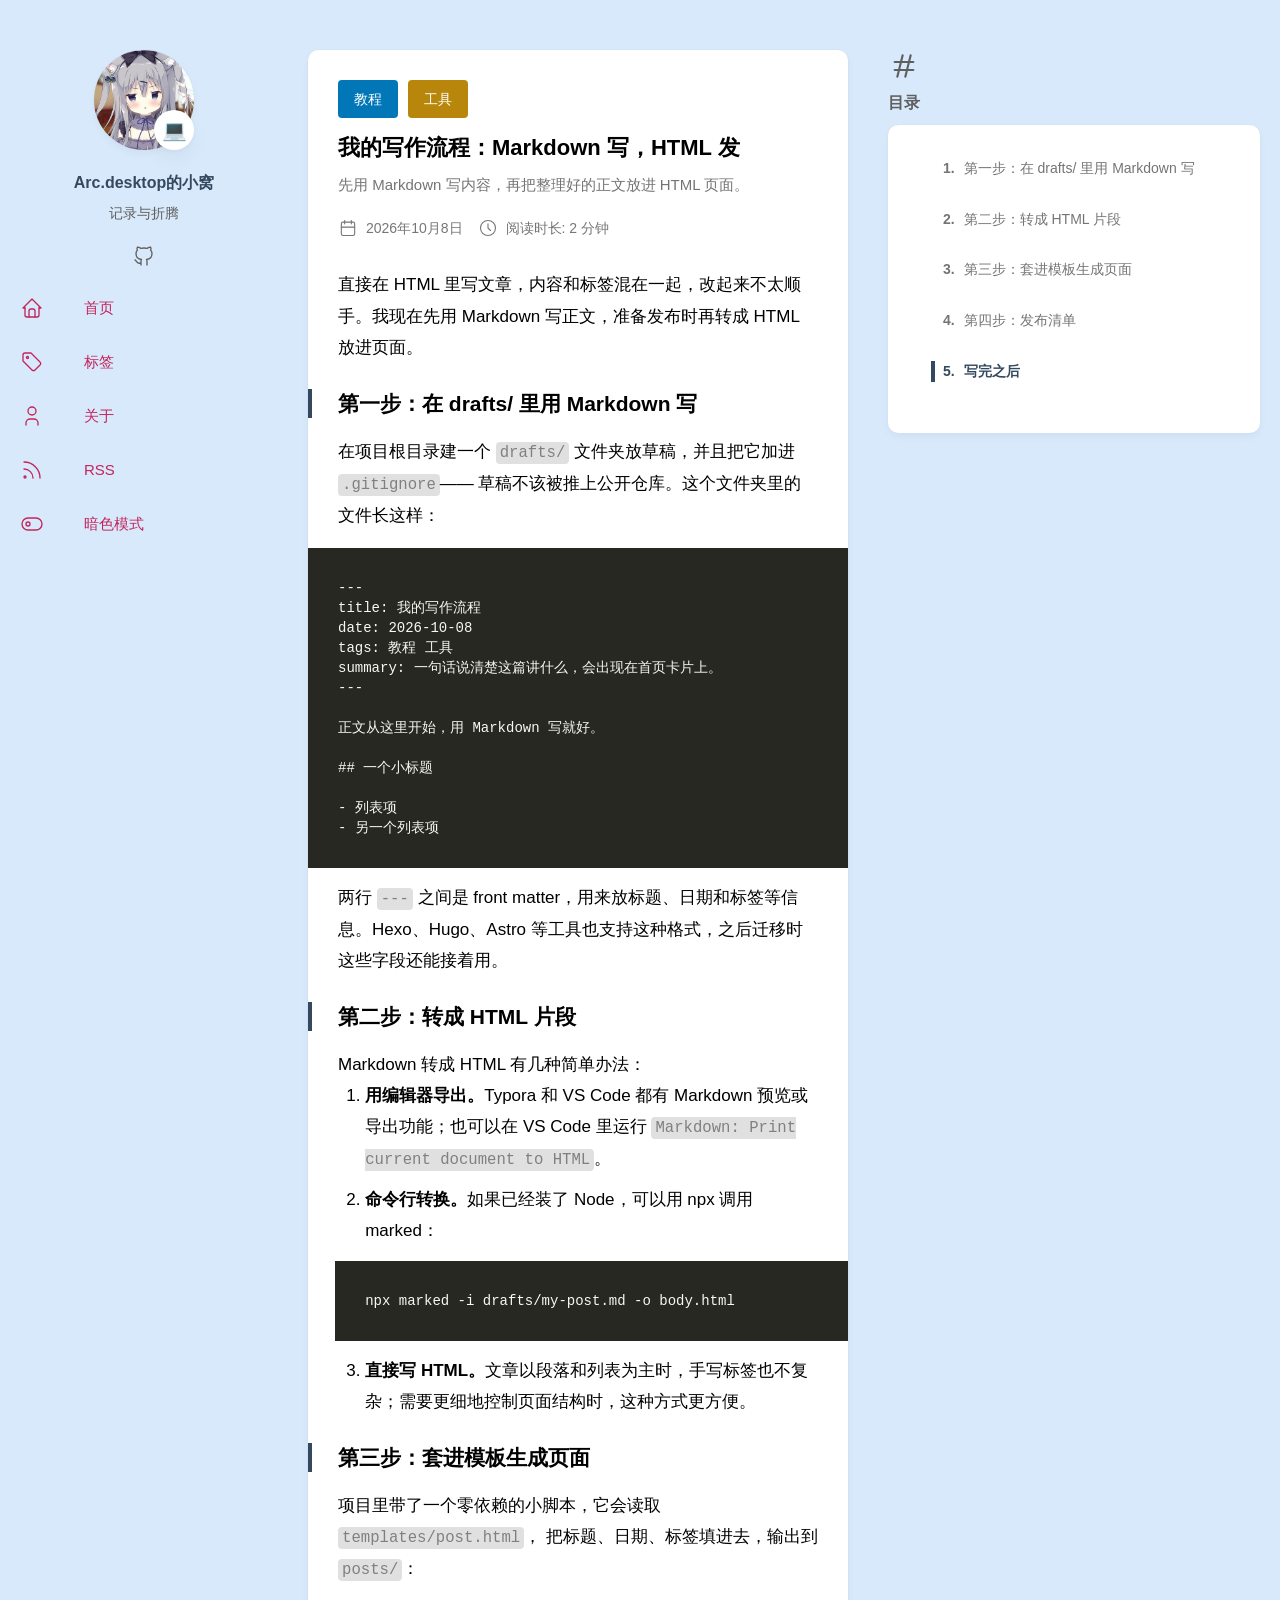
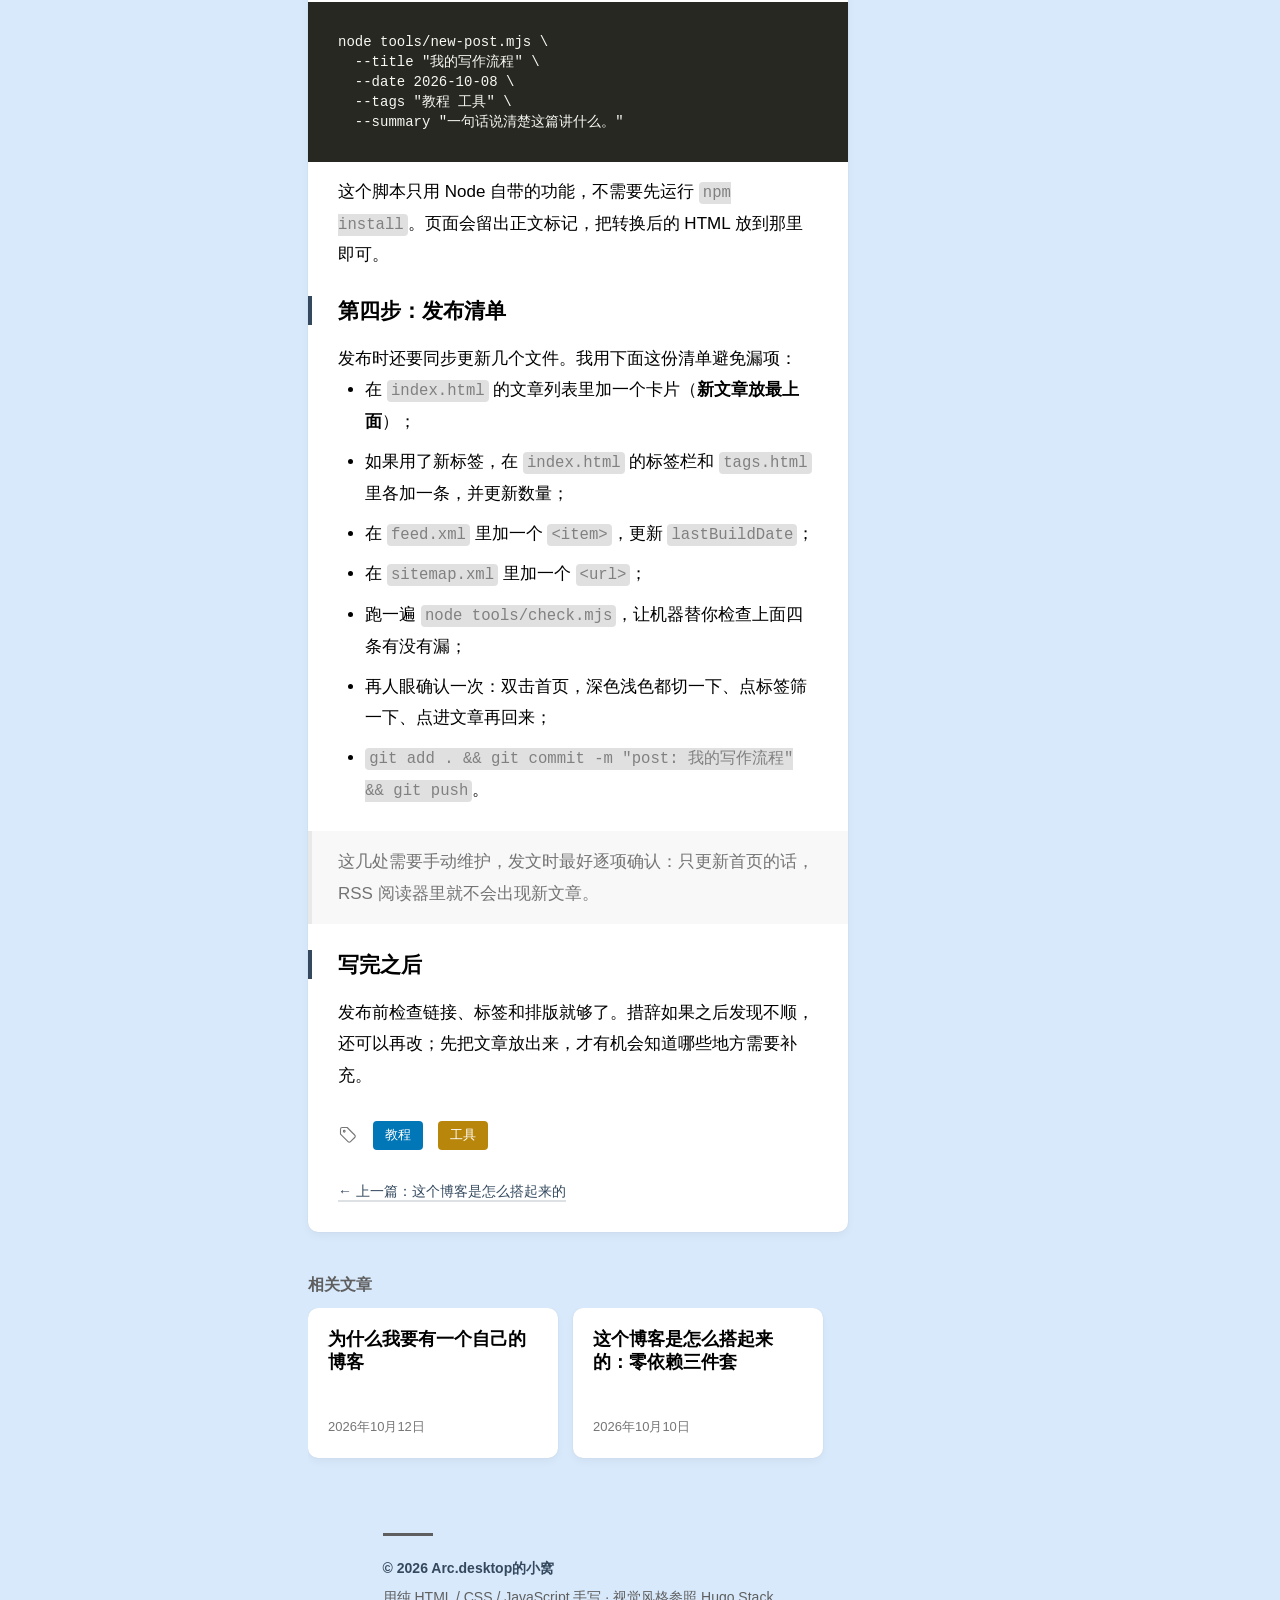
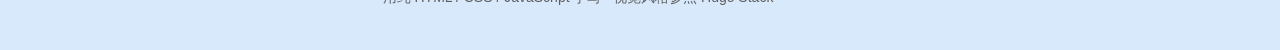
<file: posts/writing-workflow.html>
<!DOCTYPE html>
<html lang="zh-CN" data-theme="light">
<head>
<meta charset="utf-8">
<meta name="viewport" content="width=device-width, initial-scale=1">
<script>
  (function () {
    try {
      var saved = localStorage.getItem("blog-theme");
      var theme = (saved === "light" || saved === "dark")
        ? saved
        : (window.matchMedia("(prefers-color-scheme: dark)").matches ? "dark" : "light");
      document.documentElement.setAttribute("data-theme", theme);
    } catch (e) {}
  })();
</script>

<title>我的写作流程：Markdown 写，HTML 发 · Arc.desktop的小窝</title>
<meta name="description" content="用 Markdown 写草稿，转换成 HTML 后放进文章模板，并按清单更新站点。">
<link rel="canonical" href="https://zjz-arc.github.io/personal-blog/posts/writing-workflow.html">
<meta property="og:type" content="article">
<meta property="og:title" content="我的写作流程：Markdown 写，HTML 发">
<meta property="og:description" content="从 Markdown 草稿到 HTML 页面，以及发布前要更新的文件。">
<meta property="og:url" content="https://zjz-arc.github.io/personal-blog/posts/writing-workflow.html">
<meta property="article:published_time" content="2026-10-08">
<meta name="theme-color" content="#d8e9fb" media="(prefers-color-scheme: light)">
<meta name="theme-color" content="#24405e" media="(prefers-color-scheme: dark)">

<link rel="alternate" type="application/rss+xml" title="Arc.desktop的小窝 · RSS" href="../feed.xml">
<link rel="icon" type="image/jpeg" href="../assets/avatar.jpg">
<link rel="stylesheet" href="../assets/style.css">
</head>
<body class="article-page">
<a class="skip-link" href="#main">跳到正文</a>

<div class="container main-container">

  <aside class="sidebar left-sidebar sticky">
    <header>
      <figure class="site-avatar">
        <a href="../index.html"><img src="../assets/avatar.jpg" class="site-logo" width="320" height="320" alt="站点头像"></a>
        <span class="emoji">💻</span>
      </figure>
      <div class="site-meta">
        <div class="site-name"><a href="../index.html">Arc.desktop的小窝</a></div>
        <div class="site-description">记录与折腾</div>
      </div>
    </header>

    <ol class="menu-social">
      <li><a href="https://github.com/ZJZ-Arc" target="_blank" rel="me" title="GitHub"><svg class="icon" viewBox="0 0 24 24" aria-hidden="true"><path d="M9 19c-4.3 1.4-4.3-2.5-6-3m12 5v-3.5c0-1 .1-1.4-.5-2 2.8-.3 5.5-1.4 5.5-6a4.6 4.6 0 0 0-1.3-3.2 4.2 4.2 0 0 0-.1-3.2s-1.1-.3-3.5 1.3a12.3 12.3 0 0 0-6.2 0C6.5 2.8 5.4 3.1 5.4 3.1a4.2 4.2 0 0 0-.1 3.2A4.6 4.6 0 0 0 4 9.5c0 4.6 2.7 5.7 5.5 6-.6.6-.6 1.2-.5 2V21"/></svg></a></li>
    </ol>

    <nav class="menu" id="main-menu" aria-label="主导航">
      <ul>
        <li><a href="../index.html"><svg class="icon" viewBox="0 0 24 24" aria-hidden="true"><path d="M5 12H3l9-9 9 9h-2"/><path d="M5 12v7a2 2 0 0 0 2 2h10a2 2 0 0 0 2-2v-7"/><path d="M9 21v-6a2 2 0 0 1 2-2h2a2 2 0 0 1 2 2v6"/></svg><span>首页</span></a></li>
        <li><a href="../tags.html"><svg class="icon" viewBox="0 0 24 24" aria-hidden="true"><path d="M11 3H5a2 2 0 0 0-2 2v6l9 9a2 2 0 0 0 3 0l5-5a2 2 0 0 0 0-3z"/><circle cx="7.5" cy="7.5" r="1"/></svg><span>标签</span></a></li>
        <li><a href="../about.html"><svg class="icon" viewBox="0 0 24 24" aria-hidden="true"><circle cx="12" cy="7" r="4"/><path d="M6 21v-2a4 4 0 0 1 4-4h4a4 4 0 0 1 4 4v2"/></svg><span>关于</span></a></li>
        <li><a href="../feed.xml"><svg class="icon" viewBox="0 0 24 24" aria-hidden="true"><circle cx="5" cy="19" r="1"/><path d="M4 4a16 16 0 0 1 16 16"/><path d="M4 11a9 9 0 0 1 9 9"/></svg><span>RSS</span></a></li>
      </ul>
      <ul>
        <li class="menu-bottom-section">
          <button type="button" id="dark-mode-toggle" data-theme-toggle aria-label="切换主题">
            <svg class="icon icon-toggle-left" viewBox="0 0 24 24" aria-hidden="true"><circle cx="8" cy="12" r="2"/><rect x="2" y="6" width="20" height="12" rx="6"/></svg>
            <svg class="icon icon-toggle-right" viewBox="0 0 24 24" aria-hidden="true"><circle cx="16" cy="12" r="2"/><rect x="2" y="6" width="20" height="12" rx="6"/></svg>
            <span>暗色模式</span>
          </button>
        </li>
      </ul>
    </nav>
  </aside>

  <main class="main" id="main">
    <article class="main-article">
      <header class="article-header">
        <div class="article-details">
          <header class="article-category">
            <a class="chip" href="../index.html?tag=教程" style="background-color:#0177b8;color:#fff">教程</a>
            <a class="chip" href="../index.html?tag=工具" style="background-color:#b8860b;color:#fff">工具</a>
          </header>
          <h1 class="article-title">我的写作流程：Markdown 写，HTML 发</h1>
          <p class="article-subtitle">先用 Markdown 写内容，再把整理好的正文放进 HTML 页面。</p>
          <footer class="article-time">
            <div><svg class="icon" viewBox="0 0 24 24" aria-hidden="true"><rect x="4" y="5" width="16" height="16" rx="2"/><path d="M16 3v4M8 3v4M4 11h16"/></svg><time datetime="2026-10-08">2026年10月8日</time></div>
            <div><svg class="icon" viewBox="0 0 24 24" aria-hidden="true"><circle cx="12" cy="12" r="9"/><polyline points="12 7 12 12 15 15"/></svg><span>阅读时长: <span data-reading-time>—</span> 分钟</span></div>
          </footer>
        </div>
      </header>

      <div class="article-content">
        <p>
          直接在 HTML 里写文章，内容和标签混在一起，改起来不太顺手。我现在先用 Markdown 写正文，准备发布时再转成 HTML 放进页面。
        </p>

        <h2>第一步：在 drafts/ 里用 Markdown 写</h2>
        <p>
          在项目根目录建一个 <code>drafts/</code> 文件夹放草稿，并且把它加进 <code>.gitignore</code>——
          草稿不该被推上公开仓库。这个文件夹里的文件长这样：
        </p>
        <pre><code>---
title: 我的写作流程
date: 2026-10-08
tags: 教程 工具
summary: 一句话说清楚这篇讲什么，会出现在首页卡片上。
---

正文从这里开始，用 Markdown 写就好。

## 一个小标题

- 列表项
- 另一个列表项</code></pre>
        <p>
          两行 <code>---</code> 之间是 front matter，用来放标题、日期和标签等信息。Hexo、Hugo、Astro 等工具也支持这种格式，之后迁移时这些字段还能接着用。
        </p>

        <h2>第二步：转成 HTML 片段</h2>
        <p>Markdown 转成 HTML 有几种简单办法：</p>
        <ol>
          <li>
            <strong>用编辑器导出。</strong>Typora 和 VS Code 都有 Markdown 预览或导出功能；也可以在 VS Code 里运行 <code>Markdown: Print current document to HTML</code>。
          </li>
          <li>
            <strong>命令行转换。</strong>如果已经装了 Node，可以用 npx 调用 marked：
            <pre><code>npx marked -i drafts/my-post.md -o body.html</code></pre>
          </li>
          <li>
            <strong>直接写 HTML。</strong>文章以段落和列表为主时，手写标签也不复杂；需要更细地控制页面结构时，这种方式更方便。
          </li>
        </ol>

        <h2>第三步：套进模板生成页面</h2>
        <p>
          项目里带了一个零依赖的小脚本，它会读取 <code>templates/post.html</code>，
          把标题、日期、标签填进去，输出到 <code>posts/</code>：
        </p>
        <pre><code>node tools/new-post.mjs \
  --title "我的写作流程" \
  --date 2026-10-08 \
  --tags "教程 工具" \
  --summary "一句话说清楚这篇讲什么。"</code></pre>
        <p>
          这个脚本只用 Node 自带的功能，不需要先运行 <code>npm install</code>。页面会留出正文标记，把转换后的 HTML 放到那里即可。
        </p>

        <h2>第四步：发布清单</h2>
        <p>发布时还要同步更新几个文件。我用下面这份清单避免漏项：</p>
        <ul>
          <li>在 <code>index.html</code> 的文章列表里加一个卡片（<strong>新文章放最上面</strong>）；</li>
          <li>如果用了新标签，在 <code>index.html</code> 的标签栏和 <code>tags.html</code> 里各加一条，并更新数量；</li>
          <li>在 <code>feed.xml</code> 里加一个 <code>&lt;item&gt;</code>，更新 <code>lastBuildDate</code>；</li>
          <li>在 <code>sitemap.xml</code> 里加一个 <code>&lt;url&gt;</code>；</li>
          <li>跑一遍 <code>node tools/check.mjs</code>，让机器替你检查上面四条有没有漏；</li>
          <li>再人眼确认一次：双击首页，深色浅色都切一下、点标签筛一下、点进文章再回来；</li>
          <li><code>git add . &amp;&amp; git commit -m "post: 我的写作流程" &amp;&amp; git push</code>。</li>
        </ul>
        <blockquote>
          这几处需要手动维护，发文时最好逐项确认：只更新首页的话，RSS 阅读器里就不会出现新文章。
        </blockquote>

        <h2>写完之后</h2>
        <p>
          发布前检查链接、标签和排版就够了。措辞如果之后发现不顺，还可以再改；先把文章放出来，才有机会知道哪些地方需要补充。
        </p>
      </div>

      <footer class="article-footer">
        <section class="article-tags">
          <svg class="icon" viewBox="0 0 24 24" aria-hidden="true"><path d="M11 3H5a2 2 0 0 0-2 2v6l9 9a2 2 0 0 0 3 0l5-5a2 2 0 0 0 0-3z"/><circle cx="7.5" cy="7.5" r="1"/></svg>
          <a class="chip" href="../index.html?tag=教程" style="background-color:#0177b8;color:#fff">教程</a>
          <a class="chip" href="../index.html?tag=工具" style="background-color:#b8860b;color:#fff">工具</a>
        </section>
        <section class="article-nav">
          <a class="link" href="how-this-blog-works.html">← 上一篇：这个博客是怎么搭起来的</a>
        </section>
      </footer>
    </article>

    <aside class="related-content--wrapper">
      <h2 class="section-title">相关文章</h2>
      <div class="related-content">
        <div class="article-list--tile">
          <article class="has-image">
            <a href="hello-world.html">
              <h2 class="article-title">为什么我要有一个自己的博客</h2>
              <time datetime="2026-10-12">2026年10月12日</time>
            </a>
          </article>
          <article class="has-image">
            <a href="how-this-blog-works.html">
              <h2 class="article-title">这个博客是怎么搭起来的：零依赖三件套</h2>
              <time datetime="2026-10-10">2026年10月10日</time>
            </a>
          </article>
        </div>
      </div>
    </aside>

    <footer class="site-footer">
      <section class="copyright">© 2026 Arc.desktop的小窝</section>
      <section class="powerby">
        用纯 HTML / CSS / JavaScript 手写 · 视觉风格参照
        <a href="https://github.com/CaiJimmy/hugo-theme-stack" target="_blank" rel="noopener">Hugo Stack</a>
      </section>
    </footer>
  </main>

  <aside class="sidebar right-sidebar sticky">
    <section class="widget archives" data-toc-widget>
      <div class="widget-icon"><svg class="icon" viewBox="0 0 24 24" aria-hidden="true"><line x1="5" y1="9" x2="19" y2="9"/><line x1="5" y1="15" x2="19" y2="15"/><line x1="11" y1="4" x2="7" y2="20"/><line x1="17" y1="4" x2="13" y2="20"/></svg></div>
      <h2 class="widget-title section-title">目录</h2>
      <div class="widget--toc"><nav id="TableOfContents" data-toc aria-label="文章目录"></nav></div>
    </section>
  </aside>

</div>

<script src="../assets/main.js"></script>
</body>
</html>
</file>
<file: assets/style.css>
/* ==========================================================================
   Arc.desktop的小窝 —— 样式表
   视觉风格参照 Hugo 主题 Stack（https://github.com/CaiJimmy/hugo-theme-stack）：
   三栏布局（左侧导航 / 中间卡片 / 右侧目录）、卡片化容器、标题左侧色条、
   等宽字体代码块、深浅色两套令牌。

   约定：
   · html 的 font-size 是 62.5%，所以 1rem = 10px（与 Stack 一致）
   · 颜色/间距全部走 CSS 变量，深色模式只换一组变量
   · 深色模式由 <html data-theme="light|dark"> 控制（见 assets/main.js）
   ========================================================================== */

/* --------------------------------------------------------------------------
   1. 设计令牌 —— 浅色（取自 Stack 的 :root）
   -------------------------------------------------------------------------- */
:root {
  --main-top-padding: 35px;
  --body-background: #d8e9fb; /* 蓝色背景（比初版更蓝更亮） */

  --accent-color: #34495e;
  --accent-color-darker: #2c3e50;
  --accent-color-text: #fff;
  /* Stack 原本是 #707070，但那个灰压在蓝色背景上不够 4.5:1，
     所以调深；背景越蓝，对比度越低，这里要跟着一起压深 */
  --body-text-color: #5f5f5f;

  /* 左侧栏菜单（“选项卡”）的主题色：粉色。
     偏深是因为浅蓝背景上亮粉的文字对比度不够，见 README 里的说明 */
  --sidebar-menu-color: #c2255c;
  --sidebar-menu-color-hover: #8f1a45;

  --card-background: #fff;
  --card-background-selected: #eaeaea;
  --card-text-color-main: #000;
  --card-text-color-secondary: #747474;
  --card-text-color-tertiary: #767676;
  --card-separator-color: rgba(218, 218, 218, 0.5);
  --card-border-radius: 10px;
  --card-padding: 20px;
  --small-card-padding: 25px 20px;

  --tag-border-radius: 4px;
  --section-separation: 40px;

  /* 字体：与 Stack 相同的栈。Lato 当系统里没有时会自动落到后面的中文字体 */
  --sys-font-family: -apple-system, BlinkMacSystemFont, "Segoe UI", "Droid Sans", "Helvetica Neue";
  --zh-font-family: "PingFang SC", "Hiragino Sans GB", "Droid Sans Fallback", "Microsoft YaHei";
  --base-font-family: "Lato", var(--sys-font-family), var(--zh-font-family), sans-serif;
  --code-font-family: Menlo, Monaco, Consolas, "Courier New", var(--zh-font-family), monospace;

  --article-font-family: var(--base-font-family);
  --article-font-size: 1.6rem;
  --article-line-height: 1.85;

  --blockquote-border-size: 4px;
  --blockquote-background-color: rgb(248 248 248);
  --heading-border-size: 4px;
  --link-background-color: 189, 195, 199;
  --link-background-opacity: 0.5;
  --link-background-opacity-hover: 0.7;

  --pre-background-color: #272822;
  --pre-text-color: #f8f8f2;
  --code-background-color: rgba(0, 0, 0, 0.12);
  --code-text-color: #808080;
  --table-border-color: #dadada;
  --tr-even-background-color: #efefee;
  --kbd-border-color: #dadada;

  --shadow-l1: 0px 4px 8px rgba(0, 0, 0, 0.04), 0px 0px 2px rgba(0, 0, 0, 0.06), 0px 0px 1px rgba(0, 0, 0, 0.04);
  --shadow-l2: 0px 10px 20px rgba(0, 0, 0, 0.04), 0px 2px 6px rgba(0, 0, 0, 0.04), 0px 0px 1px rgba(0, 0, 0, 0.04);
  --shadow-l3: 0px 10px 20px rgba(0, 0, 0, 0.04), 0px 2px 6px rgba(0, 0, 0, 0.04), 0px 0px 1px rgba(0, 0, 0, 0.04);

  --scrollbar-thumb: hsl(0, 0%, 85%);
  --scrollbar-track: var(--body-background);

  /* 布局 */
  --container-padding: 15px;
  --left-sidebar-max-width: 25%;
  --right-sidebar-max-width: 30%;
  --sidebar-element-separation: 20px;
  --sidebar-avatar-size: 100px;
  --emoji-size: 40px;
  --emoji-font-size: 20px;
  --menu-icon-separation: 40px;
  --widget-separation: var(--section-separation);

  color-scheme: light;
}

/* --------------------------------------------------------------------------
   2. 设计令牌 —— 深色（取自 Stack 的 [data-scheme=dark] 覆盖）
   -------------------------------------------------------------------------- */
:root[data-theme="dark"] {
  --main-top-padding: 50px;
  --body-background: #24405e; /* 深蓝背景（比初版更亮更蓝） */

  --accent-color: #ecf0f1;
  --accent-color-darker: #bdc3c7;
  --accent-color-text: #000;
  --body-text-color: rgba(255, 255, 255, 0.7);

  /* 深色下用亮粉：在深蓝背景上对比度很好，也能保持“粉”的感觉 */
  --sidebar-menu-color: #ff9ecb;
  --sidebar-menu-color-hover: #ffc2dd;

  --card-background: #2f5478;
  --card-background-selected: rgba(255, 255, 255, 0.16);
  --card-text-color-main: rgba(255, 255, 255, 0.9);
  --card-text-color-secondary: rgba(255, 255, 255, 0.7);
  --card-text-color-tertiary: rgba(255, 255, 255, 0.5);
  --card-separator-color: rgba(255, 255, 255, 0.12);

  --blockquote-background-color: rgb(52 78 106);
  --code-background-color: #272822;
  --code-text-color: rgba(255, 255, 255, 0.9);
  --table-border-color: #717171;
  --tr-even-background-color: #545454;

  --scrollbar-thumb: hsl(0, 0%, 40%);

  color-scheme: dark;
}

@media (min-width: 768px) {
  :root {
    --main-top-padding: 50px;
    --card-padding: 25px;
    --small-card-padding: 25px;
    --article-font-size: 1.7rem;
    --container-padding: 20px;
  }
}

@media (min-width: 1024px) {
  :root {
    --card-padding: 30px;
    --left-sidebar-max-width: 20%;
    --right-sidebar-max-width: 30%;
  }
}

@media (min-width: 1536px) {
  :root {
    --left-sidebar-max-width: 15%;
    --right-sidebar-max-width: 25%;
    --sidebar-avatar-size: 120px;
    --sidebar-element-separation: 25px;
  }
}

/* --------------------------------------------------------------------------
   3. 基础
   -------------------------------------------------------------------------- */
*,
*::before,
*::after { box-sizing: border-box; }

html {
  font-size: 62.5%; /* 1rem = 10px */
  overflow-y: scroll;
  scroll-behavior: smooth;
  scroll-padding-top: 20px;
}

body {
  margin: 0;
  background: var(--body-background);
  color: var(--body-text-color);
  font-family: var(--base-font-family);
  font-size: 1.6rem;
  line-height: 1.6;
  -webkit-font-smoothing: antialiased;
  -moz-osx-font-smoothing: grayscale;
  transition: background-color 0.2s ease, color 0.2s ease;
}

/* Stack 的链接：默认用强调色，带 .link 的正文链接有一条内阴影下划线 */
a {
  text-decoration: none;
  color: var(--accent-color);
}
a:hover { color: var(--accent-color-darker); }

a.link {
  box-shadow: 0 -2px rgba(var(--link-background-color), var(--link-background-opacity)) inset;
  transition: all 0.3s ease;
}
a.link:hover {
  box-shadow: 0 calc(-1rem * var(--article-line-height))
    rgba(var(--link-background-color), var(--link-background-opacity-hover)) inset;
}

img { max-width: 100%; height: auto; }

:focus-visible {
  outline: 2px solid var(--accent-color);
  outline-offset: 2px;
}

::selection { background: var(--accent-color); color: var(--accent-color-text); }

/* 滚动条（WebKit） */
::-webkit-scrollbar { width: 8px; height: 8px; }
::-webkit-scrollbar-thumb { background: var(--scrollbar-thumb); border-radius: 4px; }
::-webkit-scrollbar-track { background: var(--scrollbar-track); }

.skip-link {
  position: absolute;
  left: -9999px;
  top: 0;
  z-index: 100;
  background: var(--accent-color);
  color: var(--accent-color-text);
  padding: 8px 14px;
  border-radius: 0 0 var(--tag-border-radius) 0;
}
.skip-link:focus { left: 0; }

.section-title {
  text-transform: uppercase;
  margin-top: 0;
  margin-bottom: 10px;
  display: block;
  font-size: 1.6rem;
  font-weight: 700;
  color: var(--body-text-color);
}
.section-title a { color: var(--body-text-color); }

/* 图标（内联 SVG 统一描边） */
.icon,
svg.icon {
  width: 24px;
  height: 24px;
  stroke-width: 2;
  stroke: currentColor;
  fill: none;
  stroke-linecap: round;
  stroke-linejoin: round;
  flex-shrink: 0;
}

/* --------------------------------------------------------------------------
   4. 三栏布局
   -------------------------------------------------------------------------- */
.container {
  width: 100%;
  max-width: 1400px;
  margin: 0 auto;
}

.main-container {
  min-height: 100vh;
  display: flex;
  align-items: flex-start;
  gap: var(--section-separation);
  padding: var(--main-top-padding) var(--container-padding) 0;
}

.main {
  order: -1;
  flex: 1 1 auto;
  min-width: 0;
  display: flex;
  flex-direction: column;
  gap: var(--section-separation);
}

.sidebar {
  display: flex;
  flex-direction: column;
  flex-shrink: 0;
  gap: var(--sidebar-element-separation);
  width: 100%;
}

.sidebar.sticky { position: sticky; }

.left-sidebar {
  order: -2;
  max-width: var(--left-sidebar-max-width);
}
.left-sidebar.sticky { top: 0; }

.right-sidebar {
  order: 0;
  display: none;
  flex-direction: column;
  gap: var(--widget-separation);
  max-width: var(--right-sidebar-max-width);
}
.right-sidebar.sticky { top: 0; }

/* --------------------------------------------------------------------------
   5. 左侧边栏：头像、站名、社交、菜单
   -------------------------------------------------------------------------- */
.left-sidebar header {
  display: flex;
  flex-direction: column;
  gap: var(--sidebar-element-separation);
  align-items: center;
  text-align: center;
}

.sidebar header .site-avatar {
  position: relative;
  margin: 0 auto;
  width: var(--sidebar-avatar-size);
  height: var(--sidebar-avatar-size);
  flex-shrink: 0;
}
.sidebar header .site-avatar .site-logo {
  width: 100%;
  height: 100%;
  border-radius: 100%;
  box-shadow: var(--shadow-l1);
  display: block;
  object-fit: cover;
}
/* 头像右下角的小表情，和 Stack 一样 */
.sidebar header .site-avatar .emoji {
  position: absolute;
  bottom: 0;
  right: 0;
  width: var(--emoji-size);
  height: var(--emoji-size);
  line-height: var(--emoji-size);
  text-align: center;
  border-radius: 100%;
  font-size: var(--emoji-font-size);
  background-color: var(--card-background);
  box-shadow: var(--shadow-l2);
}

.site-meta { text-align: center; }
.sidebar header .site-name {
  color: var(--accent-color);
  margin: 0;
  font-size: 1.6rem;
  font-weight: 700;
}
.sidebar header .site-name a { color: var(--accent-color); }
.sidebar header .site-description {
  margin: 6px 0 0;
  font-size: 1.4rem;
  font-weight: 400;
  color: var(--body-text-color);
}

.menu-social {
  list-style: none;
  padding: 0;
  margin: 0 auto;
  display: flex;
  flex-direction: row;
  gap: 10px;
  justify-content: center;
}
.menu-social svg {
  width: 24px;
  height: 24px;
  stroke: var(--body-text-color);
  stroke-width: 1.33;
  fill: none;
}
.menu-social a:hover svg { stroke: var(--accent-color); }

#main-menu {
  display: flex;
  flex-direction: column;
  gap: 30px;
  flex: 1;
  margin: 0;
  padding: 0;
  list-style: none;
  font-size: 1.5rem;
}
#main-menu > ul {
  display: flex;
  flex-direction: column;
  gap: 30px;
  margin: 0;
  padding: 0;
  list-style: none;
}
#main-menu li.menu-bottom-section { margin-top: auto; }

.menu a,
.menu button {
  display: flex;
  align-items: center;
  gap: var(--menu-icon-separation);
  color: var(--sidebar-menu-color); /* 粉色“选项卡” */
  background: none;
  border: 0;
  padding: 0;
  font: inherit;
  cursor: pointer;
  text-align: left;
  width: 100%;
  transition: color 0.3s ease;
}
.menu a:hover,
.menu button:hover { color: var(--sidebar-menu-color-hover); }
.menu a[aria-current="page"] { color: var(--sidebar-menu-color-hover); }
.menu a[aria-current="page"] span { font-weight: 700; }
.menu .icon { stroke-width: 1.33; }

/* 暗色模式开关：两个图标切换，和 Stack 一样 */
#dark-mode-toggle .icon-toggle-right { display: none; }
:root[data-theme="dark"] #dark-mode-toggle .icon-toggle-left { display: none; }
:root[data-theme="dark"] #dark-mode-toggle .icon-toggle-right { display: block; }

/* --------------------------------------------------------------------------
   6. 文章卡片与头部
   -------------------------------------------------------------------------- */
.main-article {
  background: var(--card-background);
  border-radius: var(--card-border-radius);
  box-shadow: var(--shadow-l1);
  overflow: hidden;
}

.article-header .article-details {
  padding: var(--card-padding);
  padding-bottom: 0;
}

.article-category {
  display: flex;
  gap: 10px;
  flex-wrap: wrap;
  margin-bottom: 16px;
}
.article-category a {
  color: var(--accent-color-text);
  background-color: var(--accent-color);
  padding: 8px 16px;
  border-radius: var(--tag-border-radius);
  display: inline-block;
  font-size: 1.4rem;
  transition: background-color 0.5s ease, opacity 0.3s ease;
}
.article-category a:hover { color: var(--accent-color-text); opacity: 0.85; }

/* 通用标签 chip：列表卡片、文章底部都用它；文章头部的会大一号 */
.chip {
  display: inline-block;
  color: #fff;
  padding: 4px 12px;
  border-radius: var(--tag-border-radius);
  font-size: 1.3rem;
  line-height: 1.6;
}
.article-category .chip { padding: 8px 16px; font-size: 1.4rem; }
.chip:hover { opacity: 0.85; }

.article-title {
  font-family: var(--article-font-family);
  font-weight: 600;
  margin: 0;
  color: var(--card-text-color-main);
  font-size: 2.2rem;
  line-height: 1.3;
}

.article-subtitle {
  margin: 10px 0 0;
  font-size: 1.5rem;
  font-weight: 400;
  color: var(--card-text-color-secondary);
}

.home-intro-subtitle { text-align: right; }

.article-time {
  display: flex;
  align-items: center;
  color: var(--card-text-color-tertiary);
  gap: 15px;
  margin-top: 20px;
  flex-wrap: wrap;
}
.article-time > div { display: inline-flex; align-items: center; gap: 8px; }
.article-time svg {
  width: 20px;
  height: 20px;
  stroke-width: 1.33;
  fill: none;
  stroke: currentColor;
}
.article-time time,
.article-time span { font-size: 1.4rem; color: var(--card-text-color-tertiary); }

/* --------------------------------------------------------------------------
   7. 正文排版
   -------------------------------------------------------------------------- */
.article-content {
  /* 水平内边距是整套路数的基础：标题、引用、代码块都用负外边距抵消它，
     从而实现“正文缩进、元素出血到卡片边缘”的 Stack 效果 */
  padding: 0 var(--card-padding);
  margin: var(--card-padding) 0;
  color: var(--card-text-color-main);
  font-family: var(--article-font-family);
  font-size: var(--article-font-size);
  line-height: var(--article-line-height);
  word-break: break-word;
}
.article-content > * + * { margin-top: 1.2em; }

/* 标题：整体向左出血 card-padding，左侧一条强调色竖条 */
.article-content h1,
.article-content h2,
.article-content h3,
.article-content h4 {
  margin-inline-start: calc(var(--card-padding) * -1);
  padding-inline-start: calc(var(--card-padding) - var(--heading-border-size));
  border-inline-start: var(--heading-border-size) solid var(--accent-color);
  position: relative;
  line-height: 1.4;
  font-weight: 600;
}
.article-content h1 { font-size: 2.4rem; }
.article-content h2 { font-size: 2.1rem; }
.article-content h3 { font-size: 1.8rem; }
.article-content h4 { font-size: 1.6rem; }

/* 悬停时标题左侧浮现 # 锚点（Stack 的做法） */
.article-content h2 .header-anchor,
.article-content h3 .header-anchor {
  position: absolute;
  left: 0;
  width: var(--card-padding);
  text-align: center;
  opacity: 0;
  transition: opacity 0.3s ease;
  color: var(--accent-color);
}
.article-content h2 .header-anchor::before,
.article-content h3 .header-anchor::before { content: "#"; }
.article-content h2:hover .header-anchor,
.article-content h2:focus-within .header-anchor,
.article-content h3:hover .header-anchor,
.article-content h3:focus-within .header-anchor { opacity: 1; }

.article-content p { margin: 0; }

.article-content ul,
.article-content ol { padding-left: 1.6em; margin: 0; }
.article-content li + li { margin-top: 0.5em; }

/* 引用：整体出血 + 左侧 4px 竖线 + 灰底 */
.article-content blockquote {
  position: relative;
  margin: 1.5em 0;
  margin-left: calc(var(--card-padding) * -1);
  margin-right: calc(var(--card-padding) * -1);
  width: calc(100% + var(--card-padding) * 2);
  border-inline-start: var(--blockquote-border-size) solid var(--card-separator-color);
  padding: 15px calc(var(--card-padding) - var(--blockquote-border-size));
  background-color: var(--blockquote-background-color);
  color: var(--card-text-color-secondary);
}
.article-content blockquote > * + * { margin-top: 1em; }

/* 代码块：Monokai 深色 + 出血；行内代码走半透明底 */
.article-content pre {
  margin-left: calc(var(--card-padding) * -1);
  margin-right: calc(var(--card-padding) * -1);
  width: calc(100% + var(--card-padding) * 2);
  overflow-x: auto;
  display: block;
  background-color: var(--pre-background-color);
  color: var(--pre-text-color);
  font-family: var(--code-font-family);
  font-size: 1.4rem;
  line-height: 1.428571429;
  padding: var(--card-padding);
  tab-size: 4;
}
.article-content pre code {
  color: unset;
  background: none;
  border: 0;
  padding: 0;
  font-size: inherit;
}
.article-content code {
  color: var(--code-text-color);
  background-color: var(--code-background-color);
  padding: 2px 4px;
  border-radius: var(--tag-border-radius);
  font-family: var(--code-font-family);
  font-size: 0.92em;
}

.article-content hr {
  border: 0;
  border-top: 1px solid var(--card-separator-color);
  margin: 2.2em 0;
}

.article-content table {
  width: 100%;
  border-collapse: collapse;
  border-spacing: 0;
  margin-bottom: 1.5em;
  font-size: 0.96em;
  display: block;
  overflow-x: auto;
}
.article-content th,
.article-content td {
  border: 1px solid var(--table-border-color);
  padding: 8px 12px;
  text-align: left;
}
.article-content th { background: var(--card-background-selected); }
.article-content tr:nth-child(even) { background-color: var(--tr-even-background-color); }

.article-content strong { font-weight: 700; }

/* 文章底部（标签等） */
.article-footer {
  margin: var(--card-padding);
  margin-top: 0;
  display: flex;
  flex-direction: column;
  gap: var(--card-padding);
}
.article-footer section {
  color: var(--card-text-color-tertiary);
  display: flex;
  align-items: center;
  flex-wrap: wrap;
  font-size: 1.4rem;
  gap: 15px;
}
.article-footer section svg {
  width: 20px;
  height: 20px;
  stroke-width: 1.33;
  fill: none;
  stroke: currentColor;
}
.article-tags { display: flex; gap: 10px; flex-wrap: wrap; align-items: center; }
.article-tags a {
  color: #fff;
  background-color: var(--accent-color);
  padding: 4px 12px;
  border-radius: var(--tag-border-radius);
  font-size: 1.3rem;
}

/* --------------------------------------------------------------------------
   8. 右侧栏小部件：目录 / 标签
   -------------------------------------------------------------------------- */
.widget { display: flex; flex-direction: column; }
.widget .widget-icon svg {
  width: 32px;
  height: 32px;
  stroke-width: 1.6;
  fill: none;
  stroke: var(--body-text-color);
}

.widget--toc {
  background-color: var(--card-background);
  border-radius: var(--card-border-radius);
  box-shadow: var(--shadow-l1);
  display: flex;
  flex-direction: column;
  color: var(--card-text-color-main);
  overflow: hidden;
}
.widget--toc #TableOfContents {
  overflow-x: auto;
  max-height: 75vh;
  padding: 10px var(--card-padding) var(--card-padding);
}
.widget--toc #TableOfContents ol,
.widget--toc #TableOfContents ul { margin: 0; padding: 0; }
.widget--toc #TableOfContents ol { list-style-type: none; counter-reset: item; }
.widget--toc #TableOfContents li { margin: 15px 0 15px 20px; padding: 5px; }
.widget--toc #TableOfContents li > ol,
.widget--toc #TableOfContents li > ul {
  margin-top: 10px;
  padding-left: 10px;
  margin-bottom: -5px;
}
.widget--toc #TableOfContents li > ol > li:last-child,
.widget--toc #TableOfContents li > ul > li:last-child { margin-bottom: 0; }
/* 编号 1. / 1.1 / 1.2 …（CSS 计数器，和 Stack 一致） */
.widget--toc #TableOfContents ol li > a:first-of-type::before {
  counter-increment: item;
  content: counters(item, ".") ". ";
  font-weight: 700;
  margin-right: 5px;
}
.widget--toc #TableOfContents li > a {
  display: inline-block;
  font-size: 1.4rem;
  line-height: 1.5;
  color: var(--card-text-color-secondary);
}
.widget--toc #TableOfContents li > a:hover { color: var(--accent-color); }
.widget--toc #TableOfContents li.active-class > a {
  border-left: var(--heading-border-size) solid var(--accent-color);
  font-weight: 700;
  padding-left: 8px;
  margin-left: -12px;
  color: var(--accent-color);
}

.widget--tags .widget--tags-list,
.tagCloud-tags {
  background-color: var(--card-background);
  border-radius: var(--card-border-radius);
  box-shadow: var(--shadow-l1);
  padding: var(--card-padding);
  display: flex;
  flex-wrap: wrap;
  gap: 10px;
}
.tagCloud-tags a {
  border: 1px solid var(--card-separator-color);
  border-radius: var(--tag-border-radius);
  padding: 4px 12px;
  font-size: 1.3rem;
  color: var(--card-text-color-secondary);
}
.tagCloud-tags a:hover {
  color: var(--accent-color-text);
  background-color: var(--accent-color);
  border-color: var(--accent-color);
}

/* --------------------------------------------------------------------------
   9. 文章列表（首页）
   -------------------------------------------------------------------------- */
.article-list {
  display: flex;
  flex-direction: column;
  gap: var(--section-separation);
  list-style: none;
  margin: 0;
  padding: 0;
}
.article-list > li { display: block; }
.article-list > li[hidden] { display: none; }

.article-list article,
.article-list .post-card {
  display: flex;
  flex-direction: column;
  background-color: var(--card-background);
  box-shadow: var(--shadow-l1);
  border-radius: var(--card-border-radius);
  overflow: hidden;
  transition: box-shadow 0.3s ease;
  color: inherit;
}
.article-list article:hover,
.article-list .post-card:hover { box-shadow: var(--shadow-l2); }

.article-list .article-details { padding: var(--small-card-padding); }
.article-list .article-category { margin-bottom: 12px; }
.article-list .article-title {
  font-size: 2rem;
  margin: 0;
  color: var(--card-text-color-main);
}
.article-list .post-card:hover .article-title { color: var(--accent-color); }
.article-list .article-summary {
  margin: 12px 0 0;
  font-size: 1.5rem;
  color: var(--card-text-color-secondary);
  line-height: 1.7;
}
.article-list .article-time { margin-top: 16px; }

/* 空状态 */
.empty-state {
  padding: 40px 0;
  color: var(--card-text-color-tertiary);
  text-align: center;
  font-size: 1.5rem;
}
.empty-state[hidden] { display: none; }

/* --------------------------------------------------------------------------
   10. 首页的标签筛选（沿用原来的功能，外观换成 Stack 的 chip）
   -------------------------------------------------------------------------- */
.tagbar {
  display: flex;
  flex-wrap: wrap;
  gap: 10px;
  align-items: center;
  background-color: var(--card-background);
  border-radius: var(--card-border-radius);
  box-shadow: var(--shadow-l1);
  padding: var(--small-card-padding);
}
.tagbar[hidden] { display: none; }
.tagbar .tag {
  font-family: inherit;
  font-size: 1.3rem;
  padding: 4px 12px;
  border: 1px solid var(--card-separator-color);
  border-radius: var(--tag-border-radius);
  background: none;
  color: var(--card-text-color-secondary);
  cursor: pointer;
  transition: all 0.3s ease;
}
.tagbar .tag:hover { color: var(--accent-color); border-color: var(--accent-color); }
.tagbar .tag[aria-pressed="true"] {
  background-color: var(--accent-color);
  border-color: var(--accent-color);
  color: var(--accent-color-text);
  font-weight: 700;
}
.tagbar .count { opacity: 0.7; font-size: 1.2rem; }

.list-header {
  display: flex;
  align-items: baseline;
  justify-content: space-between;
  gap: 16px;
  flex-wrap: wrap;
  margin-bottom: 20px;
}
.list-header .hint { font-size: 1.4rem; color: var(--body-text-color); }

/* --------------------------------------------------------------------------
   11. 相关文章（横向卡片，Stack 的 related-content）
   -------------------------------------------------------------------------- */
.related-content--wrapper { margin-top: 0; }
.related-content { overflow-x: auto; padding-bottom: 15px; }
.related-content .article-list--tile {
  display: flex;
  gap: 15px;
}
.related-content article {
  flex-shrink: 0;
  overflow: hidden;
  width: 250px;
  height: 150px;
  border-radius: var(--card-border-radius);
  background-color: var(--card-background);
  box-shadow: var(--shadow-l1);
  transition: box-shadow 0.3s ease;
}
.related-content article:hover { box-shadow: var(--shadow-l2); }
.related-content article a {
  display: flex;
  flex-direction: column;
  justify-content: space-between;
  height: 100%;
  padding: 20px;
}
.related-content article .article-title {
  font-size: 1.8rem;
  margin: 0;
  color: var(--card-text-color-main);
}
.related-content article time {
  font-size: 1.3rem;
  color: var(--card-text-color-tertiary);
}

/* --------------------------------------------------------------------------
   12. 页脚
   -------------------------------------------------------------------------- */
.site-footer {
  padding: 20px var(--container-padding) var(--section-separation);
  font-size: 1.4rem;
  line-height: 1.75;
  max-width: 1400px;
  margin: 0 auto;
}
.site-footer::before {
  content: "";
  display: block;
  height: 3px;
  width: 50px;
  background: var(--body-text-color);
  margin-bottom: 20px;
}
.site-footer .copyright {
  color: var(--accent-color);
  font-weight: 700;
  margin-bottom: 5px;
}
.site-footer .powerby { color: var(--body-text-color); }
.site-footer .powerby a { color: var(--body-text-color); }
.site-footer .powerby a:hover { color: var(--accent-color); }

/* --------------------------------------------------------------------------
   13. 响应式：窄屏把三栏收成一栏
   -------------------------------------------------------------------------- */
/* 宽屏才显示右侧栏（目录 / 标签云）。Stack 也是这样默认收起、够宽才展开 */
@media (min-width: 1280px) {
  .right-sidebar { display: flex; }
}

@media (max-width: 1279px) {
  .right-sidebar { display: none; } /* 中等屏幕收起右栏，正文占满 */
}

@media (max-width: 1023px) {
  .main-container {
    flex-direction: column;
    gap: 25px;
    padding-top: 25px;
  }
  .left-sidebar,
  .right-sidebar { max-width: none; }
  .left-sidebar.sticky,
  .right-sidebar.sticky { position: static; }

  /* 侧栏变成横向的头部：头像 + 站名在上，菜单横排 */
  .left-sidebar header {
    flex-direction: row;
    align-items: center;
    text-align: left;
    gap: 15px;
  }
  .sidebar header .site-avatar { margin: 0; --sidebar-avatar-size: 60px; --emoji-size: 26px; --emoji-font-size: 14px; }
  .site-meta { text-align: left; }
  .menu-social { margin: 0; }

  #main-menu > ul {
    flex-direction: row;
    flex-wrap: wrap;
    gap: 18px;
  }
  #main-menu li.menu-bottom-section { margin-top: 0; width: 100%; }
  .menu a,
  .menu button { gap: 8px; width: auto; }
  .menu .icon { width: 20px; height: 20px; }

  .main { order: 0; }
}

@media (max-width: 640px) {
  .article-title { font-size: 2rem; }
  .article-list .article-title { font-size: 1.8rem; }
  .article-time { gap: 10px; }
  .site-footer { padding-left: 15px; padding-right: 15px; }
}

/* --------------------------------------------------------------------------
   14. 打印 & 减少动效
   -------------------------------------------------------------------------- */
@media print {
  .left-sidebar,
  .right-sidebar,
  .site-footer,
  .tagbar,
  .related-content--wrapper { display: none; }
  body { background: #fff; color: #000; }
  .main-article { box-shadow: none; }
}

@media (prefers-reduced-motion: reduce) {
  html { scroll-behavior: auto; }
  *, *::before, *::after { transition: none !important; animation: none !important; }
}
</file>
